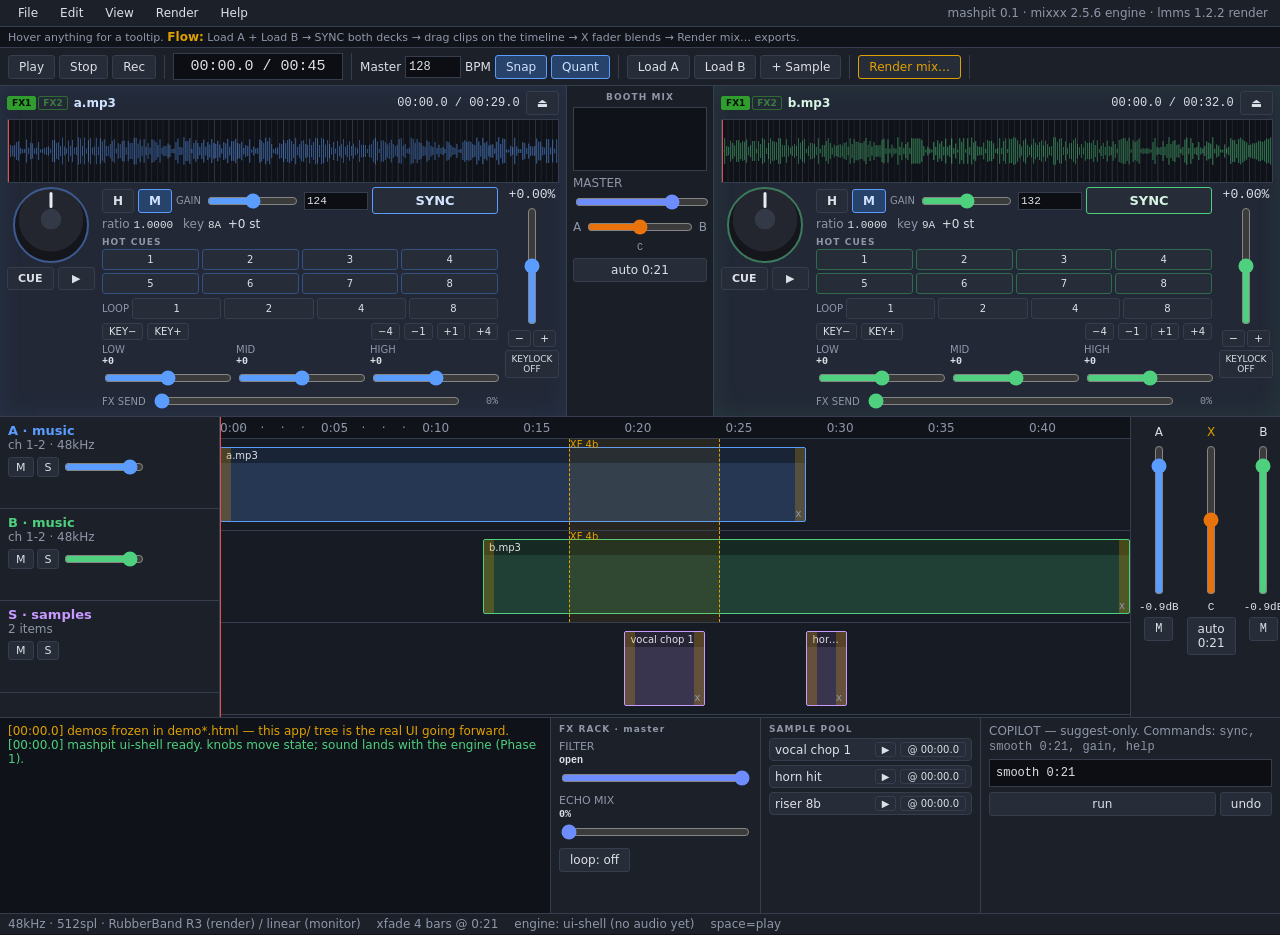
<file: app/index.html>
<!DOCTYPE html>
<html lang="en">
<head>
<meta charset="utf-8">
<meta name="viewport" content="width=device-width,initial-scale=1">
<title>mashpit</title>
<link rel="stylesheet" href="css/app.css">
</head>
<body>
<div id="menu"><button title="File: new / open / save project (stub — lands with the engine)">File</button><button title="Edit: undo, clip ops (stub — copilot undo works)">Edit</button><button title="View: layout toggles (stub)">View</button><button title="Render: stub — Phase 1 runs lmms render mashup.mmp -f wav">Render</button><button title="Help: hover anything for a tooltip; that IS the manual">Help</button><span style="flex:1"></span><span style="color:var(--dim);padding:4px" title="Engine credits: Mixxx DJ engine for tempo/key + LMMS for timeline/render">mashpit 0.1 · mixxx 2.5.6 engine · lmms 1.2.2 render</span></div>
<div id="tipbar">Hover anything for a tooltip. <b>Flow:</b> Load A + Load B → SYNC both decks → drag clips on the timeline → X fader blends → Render mix… exports.</div>
<div id="tb">
  <div class="grp"><button id="play" title="Start/stop playback from the red playhead (Spacebar works too)">Play</button><button id="stop" title="Stop and jump the playhead back to 0:00">Stop</button><button id="rec" title="Arm recording (stub — real bounce comes from Render mix)">Rec</button></div>
  <div class="grp"><span id="time" class="mono" title="Playhead position / total length">00:00.0 / 00:45</span></div>
  <div class="grp"><span title="Master tempo. Decks stretch to match this when you hit SYNC">Master</span><input id="bpm" type="number" value="128" title="Master tempo in BPM — the boss tempo both decks follow after SYNC"><span>BPM</span><button id="snap" class="on" title="Snap: dragged clips jump to the nearest beat instead of landing anywhere">Snap</button><button id="quant" class="on" title="Quantize: hot-cue jumps and seeks land exactly on a beat">Quant</button></div>
  <div class="grp"><button id="loadA" title="Load an audio file into Deck A (stub — engine Phase 1)">Load A</button><button id="loadB" title="Load an audio file into Deck B (stub — engine Phase 1)">Load B</button><button id="loadS" title="Add samples (stub — engine Phase 1)">+ Sample</button></div>
  <div class="grp"><button id="export" style="border-color:var(--acc);color:var(--acc)" title="Bounce the full mix to WAV (stub — Phase 1 runs lmms render)">Render mix…</button></div>
</div>

<div id="decks">
  <div class="deck A">
    <div class="dtop"><span class="fxbadges"><b class="lit">FX1</b><b>FX2</b></span><span class="fname" id="fnameA" title="Loaded file">a.mp3</span><span class="dtime mono" id="timeA" title="Elapsed / remaining inside Deck A's clip">00:00 / 00:29</span><button id="ejectA" title="Unload Deck A">⏏</button></div>
    <canvas class="wave" id="waveA" title="Waveform + beat grid (white lines = beats, tall = bar). Red line = playhead"></canvas>
    <div class="dbody">
      <div class="dleft">
        <div class="jog" id="jogA" title="Jog wheel: drag to seek while stopped, pitch-bend while playing (springs back)"><div class="mark"></div></div>
        <div class="dtransport"><button id="cueA" title="CUE: jump back to the start of Deck A's clip">CUE</button><button id="deckPlayA" title="Play/stop the whole mix (one shared transport)">▶</button></div>
      </div>
      <div class="dmid">
        <div class="ctlrow" title="Deck A channel: cue routing, gain trim, file tempo, sync">
          <button class="hb" data-h="a" title="H (headphone/PFL): cue Deck A — hear it alone">H</button><button class="hb on" data-main="a" title="M (main): Deck A goes to the main mix. Click to pull it out">M</button>
          <span class="trim">GAIN <input id="trimA" type="range" min="0" max="200" value="100" title="Deck A gain trim 0–200%, pre-EQ (Mixxx GAIN knob)"></span>
          <input id="filebpmA" type="number" value="124" step="0.01" title="File tempo. Edit me, then hit SYNC">
          <button id="syncA" class="bigger" title="Match Deck A to master BPM and turn keylock on">SYNC</button>
        </div>
        <div class="readouts"><span title="Playback speed multiplier. 1.0320 = 3.2% fast">ratio <b id="ratioA">1.0000</b></span><span title="Musical key (Camelot) plus your semitone shift">key <b>8A <span id="keyAv" title="Key shift in semitones. Needs keylock ON to hold tempo">+0 st</span></b></span></div>
        <div class="seclabel" title="Hot cues store jump points. First click SETS at the playhead, next clicks JUMP, alt-click clears">HOT CUES</div>
        <div class="cues"><button data-cue="a" data-i="0" title="Hot cue 1: click SETS at playhead, click again JUMPs, alt-click clears">1</button><button data-cue="a" data-i="1" title="Hot cue 2: click SETS at playhead, click again JUMPs, alt-click clears">2</button><button data-cue="a" data-i="2" title="Hot cue 3: click SETS at playhead, click again JUMPs, alt-click clears">3</button><button data-cue="a" data-i="3" title="Hot cue 4: click SETS at playhead, click again JUMPs, alt-click clears">4</button><button data-cue="a" data-i="4" title="Hot cue 5: click SETS at playhead, click again JUMPs, alt-click clears">5</button><button data-cue="a" data-i="5" title="Hot cue 6: click SETS at playhead, click again JUMPs, alt-click clears">6</button><button data-cue="a" data-i="6" title="Hot cue 7: click SETS at playhead, click again JUMPs, alt-click clears">7</button><button data-cue="a" data-i="7" title="Hot cue 8: click SETS at playhead, click again JUMPs, alt-click clears">8</button></div>
        <div class="looprow"><span title="Beatloop N beats from the playhead. Click the lit size to release">LOOP</span><button id="loopA1" title="Loop 1 beat">1</button><button id="loopA2" title="Loop 2 beats">2</button><button id="loopA4" title="Loop 4 beats">4</button><button id="loopA8" title="Loop 8 beats">8</button></div>
        <div class="keyrow" title="Key = pitch WITHOUT tempo. Jumps move the playhead by beats">
          <button id="keyAm" title="Key down 1 semitone (±6 max)">KEY−</button><button id="keyAp" title="Key up 1 semitone (±6 max)">KEY+</button>
          <span style="flex:1"></span>
          <button id="jumpAm4" title="Beatjump back 4 beats (quantized if Quant on)">−4</button><button id="jumpAm1" title="Beatjump back 1 beat">−1</button><button id="jumpAp1" title="Beatjump forward 1 beat">+1</button><button id="jumpAp4" title="Beatjump forward 4 beats">+4</button>
        </div>
        <div class="eq3" title="Deck A 3-band EQ — cuts/boosts, like a DJ mixer">
          <label>LOW <b id="eqAlowV">+0</b><input id="eqAlow" type="range" min="-12" max="12" step="1" value="0" title="Low EQ ±12dB — kill A's bass to make room for B"></label>
          <label>MID <b id="eqAmidV">+0</b><input id="eqAmid" type="range" min="-12" max="12" step="1" value="0" title="Mid EQ ±12dB — vocals live here"></label>
          <label>HIGH <b id="eqAhiV">+0</b><input id="eqAhi" type="range" min="-12" max="12" step="1" value="0" title="High EQ ±12dB — hats and air"></label>
        </div>
        <div class="sendrow" title="FX send: how much of Deck A feeds the dub echo (post-fader, dotted-8th)">FX SEND <input id="sendA" type="range" min="0" max="100" value="0" title="Echo send 0–100%"><span class="mono" id="sendAv">0%</span></div>
      </div>
      <div class="dright">
        <div class="ratepct mono" id="pitchvA" title="Pitch adjustment from the rate slider">+0.00%</div>
        <input id="pitchA" type="range" min="92" max="108" step="0.01" value="100" title="Rate slider 92–108% (Mixxx pitch fader). 100 = normal">
        <div class="bendrow"><button id="nudgeAm" title="Nudge tempo slightly slower">−</button><button id="nudgeAp" title="Nudge tempo slightly faster">+</button></div>
        <button id="lockA" class="klock" title="Keylock: change speed WITHOUT changing pitch">KEYLOCK OFF</button>
      </div>
    </div>
  </div>

  <div id="boothmix">
    <div class="bmtitle">BOOTH MIX</div>
    <canvas id="vu" title="Master output level, live while playing"></canvas>
    <label title="Master output volume">MASTER <input id="mstKnob" type="range" min="0" max="120" value="90" title="Master volume 0–120%"></label>
    <div class="xrow" title="Crossfader (mirrors the X fader below): LEFT = only A, CENTER = both, RIGHT = only B"><span>A</span><input id="xf2" type="range" min="0" max="100" value="50" title="Crossfader. 50 = middle"><span>B</span></div>
    <div class="mono" id="xfv2" title="Which side the crossfader favours">C</div>
    <button id="autoX2" title="Write an 8-bar automatic crossfade at 0:21">auto 0:21</button>
  </div>

  <div class="deck B">
    <div class="dtop"><span class="fxbadges"><b class="lit">FX1</b><b>FX2</b></span><span class="fname" id="fnameB" title="Loaded file">b.mp3</span><span class="dtime mono" id="timeB" title="Elapsed / remaining inside Deck B's clip">00:00 / 00:32</span><button id="ejectB" title="Unload Deck B">⏏</button></div>
    <canvas class="wave" id="waveB" title="Waveform + beat grid (white lines = beats, tall = bar). Red line = playhead"></canvas>
    <div class="dbody">
      <div class="dleft">
        <div class="jog" id="jogB" title="Jog wheel: drag to seek while stopped, pitch-bend while playing (springs back)"><div class="mark"></div></div>
        <div class="dtransport"><button id="cueB" title="CUE: jump back to the start of Deck B's clip">CUE</button><button id="deckPlayB" title="Play/stop the whole mix (one shared transport)">▶</button></div>
      </div>
      <div class="dmid">
        <div class="ctlrow" title="Deck B channel: cue routing, gain trim, file tempo, sync">
          <button class="hb" data-h="b" title="H (headphone/PFL): cue Deck B — hear it alone">H</button><button class="hb on" data-main="b" title="M (main): Deck B goes to the main mix. Click to pull it out">M</button>
          <span class="trim">GAIN <input id="trimB" type="range" min="0" max="200" value="100" title="Deck B gain trim 0–200%, pre-EQ (Mixxx GAIN knob)"></span>
          <input id="filebpmB" type="number" value="132" step="0.01" title="File tempo. Edit me, then hit SYNC">
          <button id="syncB" class="bigger" title="Match Deck B to master BPM and turn keylock on">SYNC</button>
        </div>
        <div class="readouts"><span title="Playback speed multiplier. 0.9700 = 3% slow">ratio <b id="ratioB">1.0000</b></span><span title="Musical key (Camelot) plus your semitone shift">key <b>9A <span id="keyBv" title="Key shift in semitones. Needs keylock ON to hold tempo">+0 st</span></b></span></div>
        <div class="seclabel" title="Hot cues store jump points. First click SETS at the playhead, next clicks JUMP, alt-click clears">HOT CUES</div>
        <div class="cues"><button data-cue="b" data-i="0" title="Hot cue 1: click SETS at playhead, click again JUMPs, alt-click clears">1</button><button data-cue="b" data-i="1" title="Hot cue 2: click SETS at playhead, click again JUMPs, alt-click clears">2</button><button data-cue="b" data-i="2" title="Hot cue 3: click SETS at playhead, click again JUMPs, alt-click clears">3</button><button data-cue="b" data-i="3" title="Hot cue 4: click SETS at playhead, click again JUMPs, alt-click clears">4</button><button data-cue="b" data-i="4" title="Hot cue 5: click SETS at playhead, click again JUMPs, alt-click clears">5</button><button data-cue="b" data-i="5" title="Hot cue 6: click SETS at playhead, click again JUMPs, alt-click clears">6</button><button data-cue="b" data-i="6" title="Hot cue 7: click SETS at playhead, click again JUMPs, alt-click clears">7</button><button data-cue="b" data-i="7" title="Hot cue 8: click SETS at playhead, click again JUMPs, alt-click clears">8</button></div>
        <div class="looprow"><span title="Beatloop N beats from the playhead. Click the lit size to release">LOOP</span><button id="loopB1" title="Loop 1 beat">1</button><button id="loopB2" title="Loop 2 beats">2</button><button id="loopB4" title="Loop 4 beats">4</button><button id="loopB8" title="Loop 8 beats">8</button></div>
        <div class="keyrow" title="Key = pitch WITHOUT tempo. Jumps move the playhead by beats">
          <button id="keyBm" title="Key down 1 semitone (±6 max)">KEY−</button><button id="keyBp" title="Key up 1 semitone (±6 max)">KEY+</button>
          <span style="flex:1"></span>
          <button id="jumpBm4" title="Beatjump back 4 beats (quantized if Quant on)">−4</button><button id="jumpBm1" title="Beatjump back 1 beat">−1</button><button id="jumpBp1" title="Beatjump forward 1 beat">+1</button><button id="jumpBp4" title="Beatjump forward 4 beats">+4</button>
        </div>
        <div class="eq3" title="Deck B 3-band EQ — cuts/boosts, like a DJ mixer">
          <label>LOW <b id="eqBlowV">+0</b><input id="eqBlow" type="range" min="-12" max="12" step="1" value="0" title="Low EQ ±12dB — kill B's bass to make room for A"></label>
          <label>MID <b id="eqBmidV">+0</b><input id="eqBmid" type="range" min="-12" max="12" step="1" value="0" title="Mid EQ ±12dB — vocals live here"></label>
          <label>HIGH <b id="eqBhiV">+0</b><input id="eqBhi" type="range" min="-12" max="12" step="1" value="0" title="High EQ ±12dB — hats and air"></label>
        </div>
        <div class="sendrow" title="FX send: how much of Deck B feeds the dub echo (post-fader, dotted-8th)">FX SEND <input id="sendB" type="range" min="0" max="100" value="0" title="Echo send 0–100%"><span class="mono" id="sendBv">0%</span></div>
      </div>
      <div class="dright">
        <div class="ratepct mono" id="pitchvB" title="Pitch adjustment from the rate slider">+0.00%</div>
        <input id="pitchB" type="range" min="92" max="108" step="0.01" value="100" title="Rate slider 92–108% (Mixxx pitch fader). 100 = normal">
        <div class="bendrow"><button id="nudgeBm" title="Nudge tempo slightly slower">−</button><button id="nudgeBp" title="Nudge tempo slightly faster">+</button></div>
        <button id="lockB" class="klock" title="Keylock: change speed WITHOUT changing pitch">KEYLOCK OFF</button>
      </div>
    </div>
  </div>
</div>

<div id="mid">
  <div id="heads">
    <div class="th A"><div class="nm" title="Timeline track for Deck A">A · music</div><div style="color:var(--dim)">ch 1-2 · 48kHz</div>
      <div class="ctl"><button data-m="a" title="Mute: silence track A">M</button><button data-s="a" title="Solo: hear ONLY track A">S</button><input type="range" min="0" max="100" value="90" data-vol="a" title="Track A volume"></div></div>
    <div class="th B"><div class="nm" title="Timeline track for Deck B">B · music</div><div style="color:var(--dim)">ch 1-2 · 48kHz</div>
      <div class="ctl"><button data-m="b" title="Mute: silence track B">M</button><button data-s="b" title="Solo: hear ONLY track B">S</button><input type="range" min="0" max="100" value="90" data-vol="b" title="Track B volume"></div></div>
    <div class="th S"><div class="nm" title="Samples track: one-shots. Each chip is its own clip">S · samples</div><div style="color:var(--dim)" id="poolinfo" title="Sample clips on the lane">2 items</div>
      <div class="ctl"><button data-m="s" title="Mute: silence all samples">M</button><button data-s="s" title="Solo: hear ONLY the samples">S</button></div></div>
  </div>
  <div id="tlwrap" title="Arrangement: drag clips left/right. The dashed gold box is the crossfade zone"><div id="ruler" title="Time ruler in seconds (45s demo)"></div>
    <div class="lane" data-lane="a" title="Lane A: Deck A's clip"></div><div class="lane" data-lane="b" title="Lane B: Deck B's clip — overlap with A in gold = the blend"></div><div class="lane" data-lane="s" title="Samples lane"></div>
    <div id="ph" title="Playhead"></div></div>
  <div id="mix">
    <div class="strip" title="Channel A fader"><span>A</span><input class="fader" type="range" min="0" max="100" value="90" data-vol="a" title="A volume fader"><span class="db" id="dbA" title="A level in decibels">-0.9dB</span><button data-m="a" class="mono" title="Mute Deck A">M</button></div>
    <div class="strip" title="Crossfader: LEFT = only A, CENTER = both, RIGHT = only B"><span style="color:var(--acc)">X</span><input class="fader" id="xf" type="range" min="0" max="100" value="50" title="Crossfader. 50 = middle"><span class="db" id="dbX" title="Favoured side: A, C or B">C</span><button id="autoX" title="Write an 8-bar automatic crossfade at 0:21">auto 0:21</button></div>
    <div class="strip" title="Channel B fader"><span>B</span><input class="fader" type="range" min="0" max="100" value="90" data-vol="b" title="B volume fader"><span class="db" id="dbB" title="B level in decibels">-0.9dB</span><button data-m="b" class="mono" title="Mute Deck B">M</button></div>
  </div>
</div>

<div id="bot">
  <div id="log" title="Event console: every action lands here with a timestamp. Newest on top"></div>
  <div id="rack" title="FX rack: master filter + echo (wired to the engine in Phase 1)">
    <div class="rt">FX RACK · master</div>
    <label>FILTER <b id="fxCutV">open</b><input id="fxCut" type="range" min="400" max="18000" step="100" value="18000" title="Master low-pass filter. Slide left to darken the mix"></label>
    <label>ECHO MIX <b id="fxEchoV">0%</b><input id="fxEcho" type="range" min="0" max="60" value="0" title="Dub echo return, dotted-8th at master BPM"></label>
    <div style="display:flex;gap:4px;align-items:center"><button id="loopClear" title="Release any armed loop">loop: off</button></div>
  </div>
  <div id="poolpanel" title="Sample pool: audition or place at the playhead">
    <div class="rt">SAMPLE POOL</div>
    <div id="pool"></div>
  </div>
  <div id="copilot"><span style="color:var(--dim)" title="The copilot only runs tiny commands — undo always works">COPILOT — suggest-only. Commands: <span class="mono">sync, smooth 0:21, gain, help</span></span>
    <input id="prompt" value="smooth 0:21" spellcheck="false" title="Type a command, hit run"><div style="display:flex;gap:4px"><button id="ask" style="flex:1" title="Run the copilot command">run</button><button id="undo" title="Step back (20 steps of history)">undo</button></div></div>
</div>
<div id="status"><span title="Audio settings target">48kHz · 512spl · RubberBand R3 (render) / linear (monitor)</span><span id="stXfade" title="Current crossfade">xfade 4 bars @ 0:21</span><span id="stEngine" title="UI shell — engine lands in Phase 1">engine: ui-shell (no audio yet)</span><span class="kbd-hint" title="Space toggles play">space=play</span></div>

<script src="js/state.js"></script>
<script src="js/booth.js"></script>
<script src="js/timeline.js"></script>
<script src="js/transport.js"></script>
<script src="js/mixer.js"></script>
<script src="js/bottom.js"></script>
<script src="js/main.js"></script>
</body>
</html>
</file>
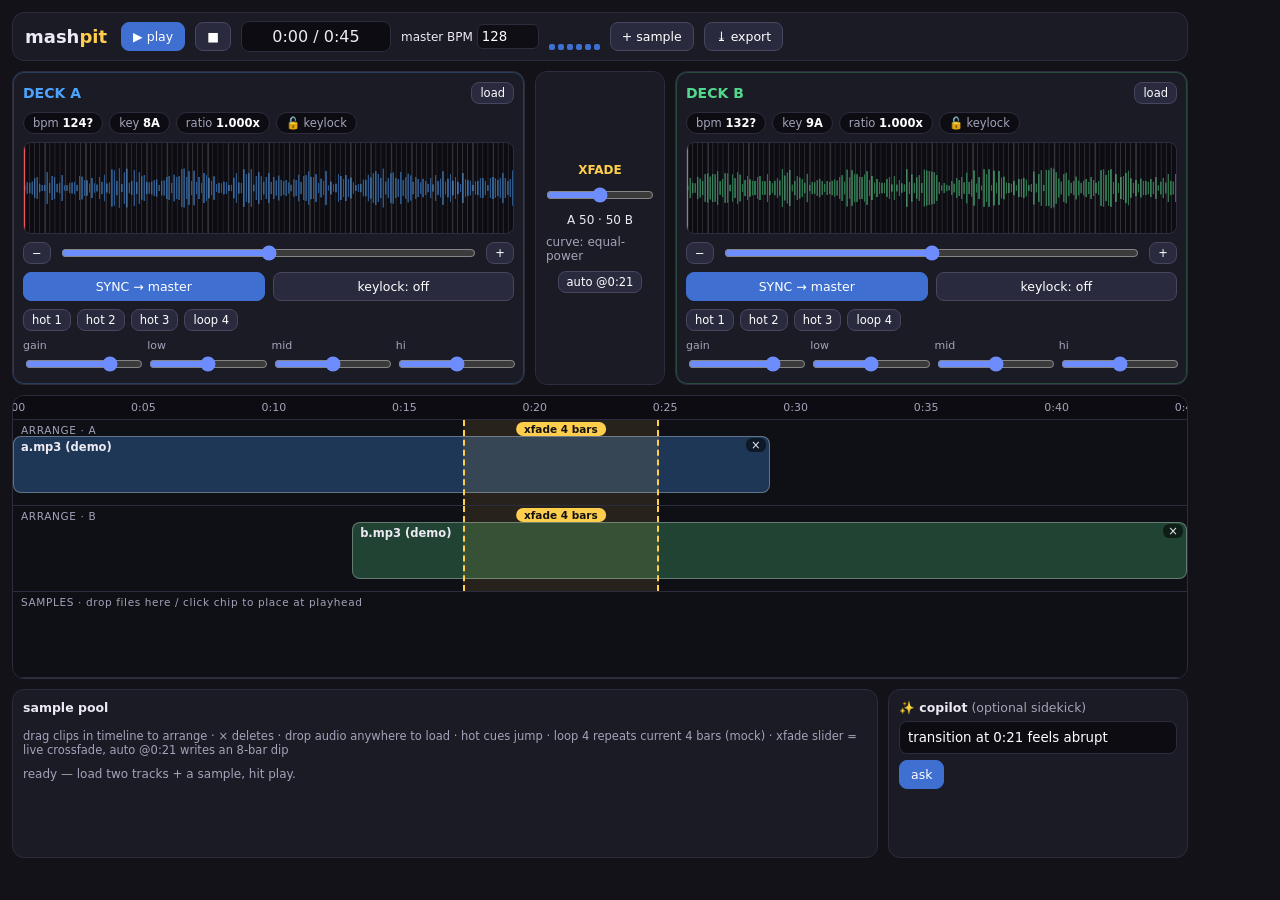
<file: demo.html>
<!DOCTYPE html>
<html lang="en">
<head>
<meta charset="utf-8"><meta name="viewport" content="width=device-width,initial-scale=1">
<title>mashpit — dj × daw</title>
<style>
:root{--bg:#121218;--panel:#1b1b25;--panel2:#15151d;--line:#2c2c3c;--txt:#eceaf2;--dim:#a3a3ba;--a:#4da3ff;--b:#51d88a;--s:#c792ea;--x:#ffce4d;--red:#ff5d5d}
*{box-sizing:border-box;font-family:system-ui,sans-serif}body{background:var(--bg);color:var(--txt);margin:0;padding:12px;max-width:1200px}
button{background:#2a2a3f;color:#fff;border:1px solid #48455f;border-radius:8px;padding:6px 11px;cursor:pointer;font-size:12.5px}button:hover{background:#38385a}button.primary{background:#3f6fd1;border-color:#3f6fd1}button.on{outline:2px solid var(--x)}button.small{padding:3px 8px;font-size:11.5px}
input[type=range]{accent-color:#6d8dff}input[type=number]{background:#0e0e14;color:#fff;border:1px solid var(--line);border-radius:6px;padding:4px;width:62px}
/* transport */
#transport{display:flex;gap:10px;align-items:center;background:var(--panel);border:1px solid var(--line);border-radius:12px;padding:8px 12px;flex-wrap:wrap}
#transport h1{font-size:18px;margin:0 4px 0 0}#transport h1 span{color:var(--x)}
#time{font-variant-numeric:tabular-nums;background:#0c0c12;border:1px solid var(--line);border-radius:8px;padding:5px 12px;font-size:16px;min-width:150px;text-align:center}
#vu{display:flex;gap:3px;align-items:flex-end;height:26px}.bar{width:6px;background:#3f6fd1;border-radius:2px;height:20%}
/* decks */
#decks{display:grid;grid-template-columns:1fr 130px 1fr;gap:10px;margin-top:10px}
.deck{background:var(--panel);border:1px solid var(--line);border-radius:12px;padding:10px}
.deck.A{box-shadow:inset 0 0 0 1px rgba(77,163,255,.25)}.deck.B{box-shadow:inset 0 0 0 1px rgba(81,216,138,.25)}
.deck .head{display:flex;justify-content:space-between;align-items:center;gap:6px}
.deck .title{font-weight:800;font-size:14px}
.badges{display:flex;gap:6px;margin:8px 0;flex-wrap:wrap;font-size:11.5px}
.badge{background:#0c0c12;border:1px solid var(--line);border-radius:14px;padding:3px 9px;color:var(--dim)}.badge b{color:#fff}
canvas.wave{width:100%;height:92px;background:#0c0c12;border:1px solid var(--line);border-radius:8px;display:block}
.grid2{display:grid;grid-template-columns:1fr 1fr;gap:8px;margin-top:8px;font-size:11.5px}
.eq{display:grid;grid-template-columns:repeat(4,1fr);gap:6px;margin-top:8px;font-size:11px;color:var(--dim)}
.eq label{display:flex;flex-direction:column;gap:2px}.eq input{width:100%}
.pitchrow{display:flex;gap:8px;align-items:center;margin-top:8px;font-size:12px}
.pitchrow input{flex:1}
.cues{display:flex;gap:6px;margin-top:8px;flex-wrap:wrap}
/* xfader card */
#xfcard{background:var(--panel);border:1px solid var(--line);border-radius:12px;padding:10px;display:flex;flex-direction:column;gap:8px;align-items:center;justify-content:center;font-size:12px}
#xfcard input{width:100%}
#xlab{font-weight:800;color:var(--x)}
/* timeline */
#tl{background:var(--panel);border:1px solid var(--line);border-radius:12px;margin-top:10px;overflow:hidden}
#ruler{position:relative;height:24px;background:#0c0c12;border-bottom:1px solid var(--line);font-size:11px;color:var(--dim)}
#ruler span{position:absolute;top:5px;transform:translateX(-50%)}
.lane{position:relative;height:86px;background:#0f0f16;border-bottom:1px solid var(--line)}
.lane:last-child{border-bottom:none}.lane small{position:absolute;left:8px;top:4px;color:var(--dim);font-size:10.5px;z-index:5;letter-spacing:.06em}
.clip{position:absolute;top:16px;bottom:12px;border-radius:8px;border:1px solid rgba(255,255,255,.3);cursor:grab;overflow:hidden;font-size:11.5px}
.clip.a{background:rgba(77,163,255,.28)}.clip.b{background:rgba(81,216,138,.26)}.clip.s{background:rgba(199,146,234,.30)}
.clip .lbl{position:absolute;top:3px;left:7px;right:20px;white-space:nowrap;overflow:hidden;text-overflow:ellipsis;font-weight:600;pointer-events:none}
.clip .xx{position:absolute;top:1px;right:3px;background:rgba(0,0,0,.55);border-radius:6px;padding:0 5px;cursor:pointer}
.xfade{position:absolute;top:0;bottom:0;border-left:2px dashed var(--x);border-right:2px dashed var(--x);background:rgba(255,206,77,.10);pointer-events:none}
.xfade .tag{position:absolute;top:2px;left:50%;transform:translateX(-50%);background:var(--x);color:#111;font-size:10.5px;font-weight:800;border-radius:10px;padding:1px 8px;white-space:nowrap}
#playhead{position:absolute;top:0;bottom:0;width:2px;background:var(--red);z-index:6;pointer-events:none}
/* samples + copilot */
#under{display:grid;grid-template-columns:1fr 300px;gap:10px;margin-top:10px}
#panel{background:var(--panel);border:1px solid var(--line);border-radius:12px;padding:10px;font-size:12.5px}
#pool{display:flex;gap:6px;flex-wrap:wrap;margin-top:8px}.chip{background:#26263a;border:1px solid #4a4a66;border-radius:14px;padding:4px 9px;font-size:12px;cursor:pointer}.chip:hover{border-color:var(--s)}
#copilot{background:var(--panel);border:1px solid var(--line);border-radius:12px;padding:10px;font-size:12.5px}
#copilot input{width:100%;background:#0c0c12;border:1px solid var(--line);color:#fff;border-radius:8px;padding:8px;margin:6px 0}
#sug{color:var(--dim;);color:var(--dim);min-height:52px;font-size:12.5px}
#log{margin-top:10px;font-size:12px;color:var(--dim)}
.kbd{color:var(--dim);font-size:11.5px;margin-top:6px}
</style></head>
<body>
<div id="transport">
  <h1>mash<span>pit</span></h1>
  <button id="play" class="primary">▶ play</button><button id="stop">■</button>
  <div id="time">0:00 / 0:45</div>
  <label style="font-size:12px">master BPM <input id="bpm" type="number" value="128"></label>
  <div id="vu"><div class="bar"></div><div class="bar"></div><div class="bar"></div><div class="bar"></div><div class="bar"></div><div class="bar"></div></div>
  <button id="addSample">+ sample</button><input id="file" type="file" accept="audio/*" multiple hidden>
  <button id="export">⤓ export</button>
</div>

<div id="decks">
  <div class="deck A">
    <div class="head"><div class="title" style="color:var(--a)">DECK A</div><div><button class="small" data-load="a">load</button></div></div>
    <div class="badges"><span class="badge">bpm <b id="bA">124?</b></span><span class="badge">key <b>8A</b></span><span class="badge">ratio <b id="rA">1.000x</b></span><span class="badge" id="kA">🔓 keylock</span></div>
    <canvas class="wave" id="waveA"></canvas>
    <div class="pitchrow"><button class="small" id="nudgeA-">−</button><input id="pitchA" type="range" min="0.9" max="1.1" step="0.001" value="1"><button class="small" id="nudgeA+">+</button></div>
    <div class="grid2"><button id="syncA" class="primary">SYNC → master</button><button id="lockA">keylock: off</button></div>
    <div class="cues"><button class="small" data-cue="a" data-i="0">hot 1</button><button class="small" data-cue="a" data-i="1">hot 2</button><button class="small" data-cue="a" data-i="2">hot 3</button><button class="small" data-loop="a">loop 4</button></div>
    <div class="eq"><label>gain<input id="gA" type="range" min="0" max="120" value="90"></label><label>low<input id="loA" type="range" min="-12" max="12" value="0"></label><label>mid<input id="midA" type="range" min="-12" max="12" value="0"></label><label>hi<input id="hiA" type="range" min="-12" max="12" value="0"></label></div>
  </div>
  <div id="xfcard"><div id="xlab">XFADE</div><input id="xfade" type="range" min="0" max="100" value="50"><div id="xval">A 50 · 50 B</div><div style="color:var(--dim)">curve: equal-power</div><button class="small" id="autoX">auto @0:21</button></div>
  <div class="deck B">
    <div class="head"><div class="title" style="color:var(--b)">DECK B</div><div><button class="small" data-load="b">load</button></div></div>
    <div class="badges"><span class="badge">bpm <b id="bB">132?</b></span><span class="badge">key <b>9A</b></span><span class="badge">ratio <b id="rB">1.000x</b></span><span class="badge" id="kB">🔓 keylock</span></div>
    <canvas class="wave" id="waveB"></canvas>
    <div class="pitchrow"><button class="small" id="nudgeB-">−</button><input id="pitchB" type="range" min="0.9" max="1.1" step="0.001" value="1"><button class="small" id="nudgeB+">+</button></div>
    <div class="grid2"><button id="syncB" class="primary">SYNC → master</button><button id="lockB">keylock: off</button></div>
    <div class="cues"><button class="small" data-cue="b" data-i="0">hot 1</button><button class="small" data-cue="b" data-i="1">hot 2</button><button class="small" data-cue="b" data-i="2">hot 3</button><button class="small" data-loop="b">loop 4</button></div>
    <div class="eq"><label>gain<input id="gB" type="range" min="0" max="120" value="90"></label><label>low<input id="loB" type="range" min="-12" max="12" value="0"></label><label>mid<input id="midB" type="range" min="-12" max="12" value="0"></label><label>hi<input id="hiB" type="range" min="-12" max="12" value="0"></label></div>
  </div>
</div>

<div id="tl">
  <div id="ruler"></div>
  <div class="lane" data-lane="a"><small>ARRANGE · A</small></div>
  <div class="lane" data-lane="b"><small>ARRANGE · B</small></div>
  <div class="lane" data-lane="s"><small>SAMPLES · drop files here / click chip to place at playhead</small></div>
  <div style="position:relative;height:0"><div id="playhead"></div></div>
</div>

<div id="under">
  <div id="panel"><b>sample pool</b><div id="pool"></div>
    <div class="kbd">drag clips in timeline to arrange · × deletes · drop audio anywhere to load · hot cues jump · loop 4 repeats current 4 bars (mock) · xfade slider = live crossfade, auto @0:21 writes an 8-bar dip</div>
    <div id="log">ready — load two tracks + a sample, hit play.</div></div>
  <div id="copilot"><b>✨ copilot</b> <span style="color:var(--dim)">(optional sidekick)</span>
    <input id="prompt" value="transition at 0:21 feels abrupt">
    <button id="ask" class="primary">ask</button><div id="sug" style="margin-top:6px"></div></div>
</div>

<script>
const DUR=45;
const S={bpm:128,t:0,playing:false,xfade:{at:21,bars:4},xf:0.5,
 decks:{a:{bpm:124,ratio:1,lock:false,vol:.9,low:0,mid:0,hi:0,cues:{},loop:false,buf:null,name:'a.mp3 (demo)',clip:{s:0,e:29}},
        b:{bpm:132,ratio:1,lock:false,vol:.9,low:0,mid:0,hi:0,cues:{},loop:false,buf:null,name:'b.mp3 (demo)',clip:{s:13,e:45}}},
 samples:[]};
const $=id=>document.getElementById(id),fmt=s=>`${Math.floor(s/60)}:${String(Math.floor(s%60)).padStart(2,'0')}`;
const secPerBar=()=>60/S.bpm*4;
let AC=null,master=null,analyser=null,live=[];

// ---- waves (fake until file loaded, then real peaks + beatgrid) ----
function drawWave(id,deck){
  const cv=$(id==='a'?'waveA':'waveB'),x=cv.getContext('2d');cv.width=cv.offsetWidth*2||800;cv.height=184;const W=cv.width,H=cv.height;
  x.clearRect(0,0,W,H);
  const col=id==='a'?'rgba(77,163,255,':'rgba(81,216,138,';
  if(deck.buf){const ch=deck.buf.getChannelData(0),st=Math.max(1,Math.floor(ch.length/W));x.fillStyle=col+'0.9)';
    for(let px=0;px<W;px++){let m=0;for(let i=0;i<st;i+=16)m=Math.max(m,Math.abs(ch[px*st+i]||0));const h=Math.max(1,m*H);x.fillRect(px,H/2-h/2,1.6,h);}}
  else{let sd=id==='a'?3:7;const rnd=()=>(sd=(sd*16807)%2147483647)/2147483647;x.fillStyle=col+'0.5)';
    for(let px=0;px<W;px+=5){const h=10+rnd()*H*.4*(0.4+0.6*Math.abs(Math.sin(px/42)));x.fillRect(px,H/2-h/2,3,h);}}
  x.fillStyle='rgba(255,255,255,.16)';const nb=S.bpm/60*DUR;
  for(let b=0;b<nb;b++)x.fillRect(b/nb*W,0,b%4?1.5:3,H);
  // progress
  x.fillStyle='rgba(255,93,93,.9)';x.fillRect(S.t/DUR*W,0,2,H);
}
function drawAll(){drawWave('a',S.decks.a);drawWave('b',S.decks.b);drawTL();}
// ---- timeline ----
function drawTL(){
  document.querySelectorAll('.lane').forEach(l=>l.querySelectorAll('.clip,.xfade').forEach(e=>e.remove()));
  const r=$('ruler');r.innerHTML='';for(let s=0;s<=DUR;s+=5){const sp=document.createElement('span');sp.style.left=s/DUR*100+'%';sp.textContent='0:'+String(s).padStart(2,'0');r.appendChild(sp);}
  const mk=(laneId,clip,cls,lbl)=>{const lane=document.querySelector(`.lane[data-lane="${laneId}"]`);
    const el=document.createElement('div');el.className='clip '+cls;el.style.left=clip.s/DUR*100+'%';el.style.width=Math.max(2,(clip.e-clip.s)/DUR*100)+'%';
    el.innerHTML=`<div class="lbl">${lbl}</div><div class="xx">×</div>`;lane.appendChild(el);
    el.querySelector('.xx').onclick=e=>{e.stopPropagation();rmClip(laneId,clip);};
    dragClip(el,laneId,clip);};
  mk('a',S.decks.a.clip,'a',S.decks.a.name);mk('b',S.decks.b.clip,'b',S.decks.b.name);
  S.samples.forEach(c=>mk('s',c,'s',c.name));
  const w=S.xfade.bars*secPerBar(),s0=S.xfade.at-w/2;
  ['a','b'].forEach(l=>{const lane=document.querySelector(`.lane[data-lane="${l}"]`);const z=document.createElement('div');z.className='xfade';
    z.style.left=s0/DUR*100+'%';z.style.width=w/DUR*100+'%';z.innerHTML=`<div class="tag">xfade ${S.xfade.bars} bars</div>`;lane.appendChild(z);});
  $('rA').textContent=S.decks.a.ratio.toFixed(3)+'x';$('rB').textContent=S.decks.b.ratio.toFixed(3)+'x';
  $('playhead').style.left=`calc(${(S.t/DUR*100).toFixed(2)}% + 0px)`;
}
function rmClip(laneId,clip){if(laneId==='s')S.samples=S.samples.filter(c=>c!==clip);drawTL();}
function dragClip(el,laneId,clip){let sx=0,orig=null;el.addEventListener('mousedown',e=>{if(e.target.classList.contains('xx'))return;sx=e.clientX;orig={...clip};e.preventDefault();});
  window.addEventListener('mousemove',e=>{if(!orig)return;const lane=el.parentElement;const dx=(e.clientX-sx)/lane.offsetWidth*DUR,len=orig.e-orig.s;
    let ns=Math.max(0,Math.min(DUR-len,orig.s+dx));clip.s=+ns.toFixed(1);clip.e=+(ns+len).toFixed(1);drawTL();});
  window.addEventListener('mouseup',()=>orig=null);}
// lanes accept drops
document.querySelectorAll('.lane').forEach(lane=>{
  lane.ondragover=e=>{e.preventDefault();lane.style.outline='2px dashed var(--s)'};
  lane.ondragleave=()=>lane.style.outline='';
  lane.ondrop=e=>{e.preventDefault();lane.style.outline='';const t=(e.clientX-lane.getBoundingClientRect().left)/lane.getBoundingClientRect().width*DUR;
    [...e.dataTransfer.files].forEach((f,i)=>loadFile(f,lane.dataset.lane,t+i*2));};
  lane.onclick=e=>{if(lane.dataset.lane==='s'&&pending&&e.target===lane){S.samples.push({name:pending.name,buf:pending.buf,s:+S.t.toFixed(1),e:+Math.min(DUR,S.t+Math.min(8,pending.buf.duration)).toFixed(1)});$('log').textContent=`placed ${pending.name} @ ${fmt(S.t)} ✓`;pending=null;drawTL();}};
});
// ---- loading ----
let pending=null,loadTarget='a';
document.querySelectorAll('[data-load]').forEach(b=>b.onclick=()=>{loadTarget=b.dataset.load;$('file').click();});
$('addSample').onclick=()=>{loadTarget='s';$('file').click();};
$('file').onchange=e=>{[...e.target.files].forEach((f,i)=>loadFile(f,loadTarget,S.t+i*2));e.target.value='';};
async function loadFile(f,laneId,at){
  AC=AC||new (window.AudioContext||window.webkitAudioContext)();
  const buf=await AC.decodeAudioData(await f.arrayBuffer()).catch(()=>null);
  if(!buf){$('log').textContent='could not decode '+f.name;return;}
  const dur=Math.min(buf.duration,DUR-(at||0));
  if(laneId==='a'){S.decks.a.buf=buf;S.decks.a.name=f.name;S.decks.a.clip={s:+at||0,e:+(at||0)+dur};S.decks.a.bpm=null;$('bA').textContent='tap?';}
  else if(laneId==='b'){S.decks.b.buf=buf;S.decks.b.name=f.name;S.decks.b.clip={s:+at||0,e:+(at||0)+dur};S.decks.b.bpm=null;$('bB').textContent='tap?';}
  else{S.samples.push({name:f.name,buf,s:+at||S.t,e:+Math.min(DUR,(at||S.t)+Math.min(8,buf.duration))});poolPush(f.name,buf);}
  drawAll();$('log').textContent=`loaded ${f.name} (${buf.duration.toFixed(1)}s) → ${laneId.toUpperCase()} ✓`;
}
function poolPush(name,buf){const p=$('pool');const c=document.createElement('div');c.className='chip';c.textContent='🥁 '+name;
  c.onclick=()=>{pending={name,buf};$('log').textContent=`picked ${name} — click Samples lane to place @ ${fmt(S.t)}`;};p.appendChild(c);}
// ---- deck controls ----
const bind=(id,fn)=>$(id).addEventListener('input',e=>fn(+e.target.value));
bind('pitchA',v=>{S.decks.a.ratio=v;$('rA').textContent=v.toFixed(3)+'x'});
bind('pitchB',v=>{S.decks.b.ratio=v;$('rB').textContent=v.toFixed(3)+'x'});
bind('gA',v=>S.decks.a.vol=v/100);bind('gB',v=>S.decks.b.vol=v/100);
bind('loA',v=>S.decks.a.low=v);bind('midA',v=>S.decks.a.mid=v);bind('hiA',v=>S.decks.a.hi=v);
bind('loB',v=>S.decks.b.low=v);bind('midB',v=>S.decks.b.mid=v);bind('hiB',v=>S.decks.b.hi=v);
$('nudgeA-').onclick=()=>$('pitchA').value=+ $('pitchA').value-0.002,$('pitchA').dispatchEvent(new Event('input'));
$('nudgeA+').onclick=()=>$('pitchA').value=+$('pitchA').value+0.002,$('pitchA').dispatchEvent(new Event('input'));
$('nudgeB-').onclick=()=>$('pitchB').value=+$('pitchB').value-0.002,$('pitchB').dispatchEvent(new Event('input'));
$('nudgeB+').onclick=()=>$('pitchB').value=+$('pitchB').value+0.002,$('pitchB').dispatchEvent(new Event('input'));
const sync=id=>{const d=S.decks[id];if(!d.bpm){d.ratio=+(S.bpm/ (id==='a'?124:132)).toFixed(3);}else d.ratio=+(S.bpm/d.bpm).toFixed(3);
  d.lock=true;$(id==='a'?'pitchA':'pitchB').value=d.ratio;$('lock'+id.toUpperCase()).textContent='keylock: on';$('k'+id.toUpperCase()).textContent='🔒 keylock';
  drawAll();$('log').textContent=`deck ${id.toUpperCase()} synced → ${d.ratio.toFixed(3)}x 🔒 (RubberBand later, playbackRate now)`;};
$('syncA').onclick=()=>sync('a');$('syncB').onclick=()=>sync('b');
const lock=id=>{const d=S.decks[id];d.lock=!d.lock;$('lock'+id.toUpperCase()).textContent='keylock: '+(d.lock?'on':'off');$('k'+id.toUpperCase()).textContent=d.lock?'🔒 keylock':'🔓 keylock';};
$('lockA').onclick=()=>lock('a');$('lockB').onclick=()=>lock('b');
document.querySelectorAll('[data-cue]').forEach(b=>b.onclick=()=>{
  const id=b.dataset.cue,i=b.dataset.i,d=S.decks[id];
  if(e=>false){} if(!d.cues[i]){d.cues[i]=S.t;$('log').textContent=`hot ${+i+1} set @ ${fmt(S.t)} (deck ${id.toUpperCase()})`;b.classList.add('on');}
  else{S.t=d.cues[i];$('log').textContent=`jump hot ${+i+1} → ${fmt(S.t)}`;drawAll();}});
document.querySelectorAll('[data-loop]').forEach(b=>b.onclick=()=>{const d=S.decks[b.dataset.loop];d.loop=!d.loop;b.classList.toggle('on',d.loop);$('log').textContent=d.loop?'loop 4 armed (mock — repeats 4 bars)':'loop off';});
$('xfade').oninput=e=>{S.xf=e.target.value/100;$('xval').textContent=`A ${e.target.value} · ${100-e.target.value} B`;};
$('autoX').onclick=()=>{S.xfade={at:21,bars:8};drawTL();$('log').textContent='auto-xfade written @0:21, 8 bars ✓ (timeline updated)';};
$('bpm').onchange=e=>{S.bpm=+e.target.value||128;drawAll();};
// ---- transport with real audio ----
function chain(deckId){
  const d=S.decks[deckId];
  const lo=AC.createBiquadFilter();lo.type='lowshelf';lo.frequency.value=320;lo.gain.value=d.low;
  const mid=AC.createBiquadFilter();mid.type='peaking';mid.frequency.value=1000;mid.gain.value=d.mid;
  const hi=AC.createBiquadFilter();hi.type='highshelf';hi.frequency.value=3200;hi.gain.value=d.hi;
  const g=AC.createGain();g.gain.value=d.vol;const xf=AC.createGain();xf.gain.value=deckId==='a'?Math.cos(S.xf*Math.PI/2):Math.cos((1-S.xf)*Math.PI/2);
  lo.connect(mid).connect(hi).connect(g).connect(xf).connect(master);return {in:lo,xf};
}
$('play').onclick=async()=>{
  AC=AC||new (window.AudioContext||window.webkitAudioContext)();AC.resume();
  live.forEach(s=>{try{s.stop()}catch(e){}});live=[];
  master=AC.createGain();master.gain.value=.9;analyser=AC.createAnalyser();analyser.fftSize=64;master.connect(analyser).connect(AC.destination);
  const t0=AC.currentTime+.05,startAt=S.t;live.t0=t0;live.startAt=startAt;$('play').textContent='⏸ playing';
  const playBuf=(buf,when,dur,rate,dest)=>{if(!buf||when>=DUR)return;const src=AC.createBufferSource();src.buffer=buf;src.playbackRate.value=rate;
    src.connect(dest);try{src.start(t0+Math.max(0,when-S.t),Math.max(0,S.t-when),dur);}catch(e){}live.push(src);};
  const ca=chain('a'),cb=chain('b');
  setInterval(()=>{ca.xf.gain.value=Math.cos(S.xf*Math.PI/2);cb.xf.gain.value=Math.cos((1-S.xf)*Math.PI/2);},200);
  ['a','b'].forEach(id=>{const d=S.decks[id],dest=id==='a'?ca.in:cb.in;
    if(d.buf&&S.t<d.clip.e)playBuf(d.buf,d.clip.s,Math.min(d.buf.duration,d.clip.e-Math.max(S.t,d.clip.s)),1/d.ratio,dest);});
  const sg=AC.createGain();sg.gain.value=1;sg.connect(master);
  S.samples.forEach(c=>{if(c.buf&&S.t<c.e)playBuf(c.buf,c.s,c.e-Math.max(S.t,c.s),1,sg);});
  const tick=()=>{if(!$('play').textContent.includes('playing'))return;S.t=startAt+(AC.currentTime-t0);
    if(S.t>=DUR){$('stop').onclick();return;}$('time').textContent=fmt(S.t)+' / 0:45';drawAll();vu();requestAnimationFrame(tick);};tick();
};
$('stop').onclick=()=>{live.forEach(s=>{try{s.stop()}catch(e){}});live=[];S.t=0;$('play').textContent='▶ play';$('time').textContent='0:00 / 0:45';drawAll();};
function vu(){if(!analyser)return;const a=new Uint8Array(analyser.frequencyBinCount);analyser.getByteFrequencyData(a);
  document.querySelectorAll('#vu .bar').forEach((b,i)=>b.style.height=(10+a[i*2]/255*90)+'%');}
$('export').onclick=()=>$('log').textContent='export → lmms render later; for now WYSIWYG ✓';
// ---- copilot (suggest only) ----
$('ask').onclick=()=>{const p=$('prompt').value.toLowerCase();let h='🤷 try “transition at 0:21 feels abrupt”.';
  if(p.includes('abrupt')||p.includes('0:21')||p.includes('smooth'))h=`💡 widen xfade @0:21 ${S.xfade.bars}→8 bars + dip deck A low −3dB. <button class="small primary" id="ap">apply</button> <button class="small" id="dis">dismiss</button>`;
  else if(p.includes('bpm')||p.includes('match')||p.includes('sync'))h=`💡 sync both decks to ${S.bpm}bpm + keylock on. <button class="small primary" id="ap">apply</button> <button class="small" id="dis">dismiss</button>`;
  $('sug').innerHTML=h;const ap=$('ap'),dis=$('dis');
  if(dis)dis.onclick=()=>$('sug').textContent='dismissed.';
  if(ap)ap.onclick=()=>{if(p.includes('abrupt')||p.includes('0:21')||p.includes('smooth')){S.xfade={at:21,bars:8};S.decks.a.low=-3;$('loA').value=-3;}
    else{sync('a');sync('b');}drawAll();$('sug').textContent='applied ✓ — all manual from here.';};};
drawAll();
</script></body></html>
</file>
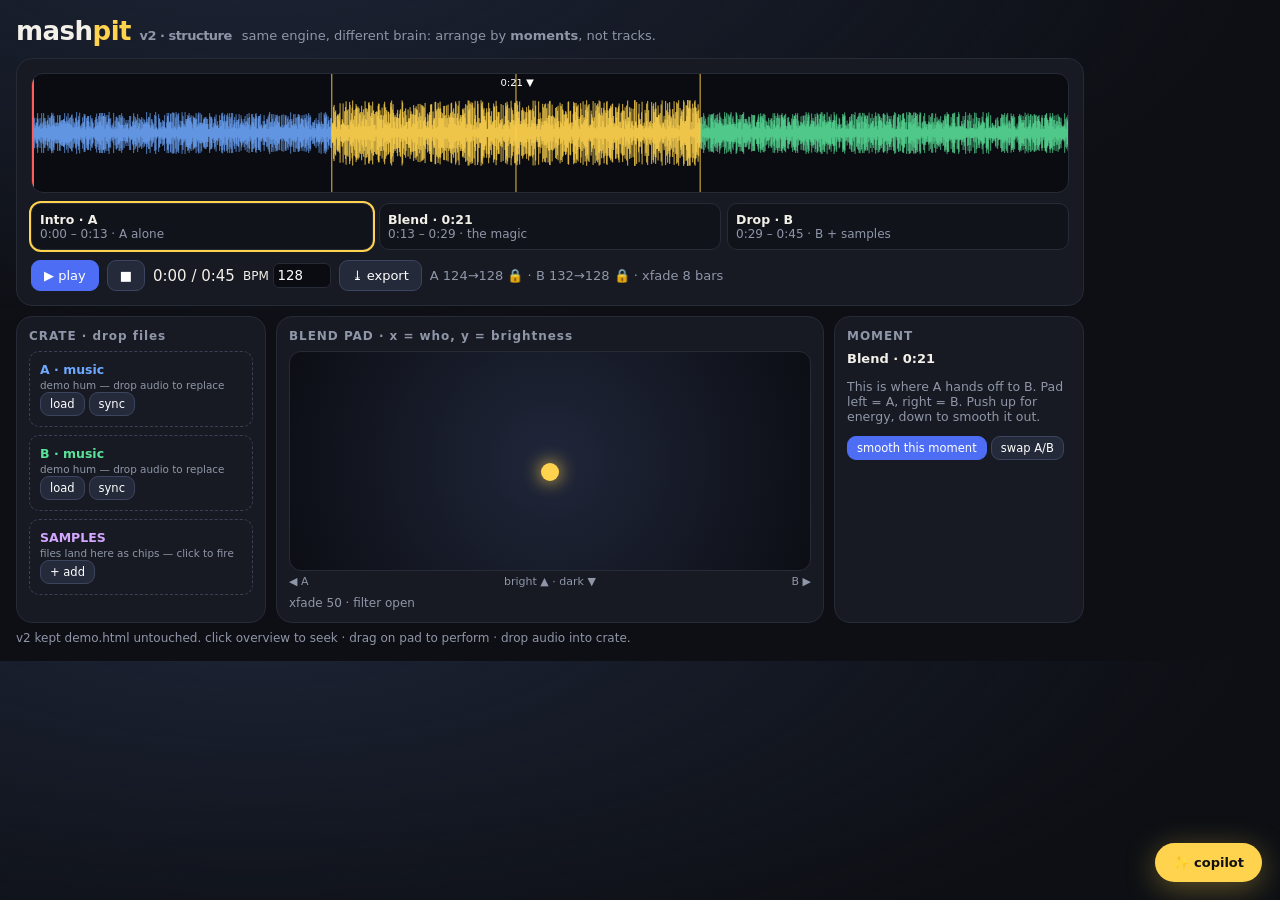
<file: demo2.html>
<!DOCTYPE html>
<html lang="en">
<head>
<meta charset="utf-8"><meta name="viewport" content="width=device-width,initial-scale=1">
<title>mashpit — v2 structure view</title>
<style>
:root{--bg:#0d0f14;--card:#171a22;--line:#262b38;--txt:#f2f0e8;--dim:#8f96a8;--a:#6ea8ff;--b:#5be39a;--s:#d3a6ff;--x:#ffd34d}
*{box-sizing:border-box;font-family:system-ui,sans-serif}body{background:radial-gradient(1000px 400px at 20% -10%,#1d2436,transparent),var(--bg);color:var(--txt);margin:0;padding:16px;max-width:1100px}
header{display:flex;gap:10px;align-items:baseline;flex-wrap:wrap}h1{font-size:26px;margin:0;letter-spacing:-.02em}h1 span{color:var(--x)}
.sub{color:var(--dim);font-size:13px}
#mix{margin-top:12px;background:var(--card);border:1px solid var(--line);border-radius:16px;padding:14px}
#overview{position:relative;height:120px;background:#0a0c11;border:1px solid var(--line);border-radius:12px;overflow:hidden;cursor:pointer}
#overview canvas{position:absolute;inset:0;width:100%;height:100%}
#ph{position:absolute;top:0;bottom:0;width:2px;background:#ff5d5d}
#sects{display:flex;gap:6px;margin-top:10px}
.sect{flex:1;border:1px solid var(--line);border-radius:10px;padding:8px;font-size:12px;background:#10131a;cursor:pointer}
.sect.on{outline:2px solid var(--x)}.sect b{display:block;font-size:12.5px}.sect span{color:var(--dim)}
#grid{display:grid;grid-template-columns:250px 1fr 250px;gap:10px;margin-top:10px}
.card{background:var(--card);border:1px solid var(--line);border-radius:16px;padding:12px;font-size:13px}
.card h3{margin:0 0 8px;font-size:12px;letter-spacing:.08em;color:var(--dim)}
.slot{border:1px dashed #3a4156;border-radius:10px;padding:10px;margin-bottom:8px;font-size:12.5px;min-height:64px}
.slot.full{border-style:solid}.slot small{color:var(--dim)}
button{background:#242a3a;color:#fff;border:1px solid #3c4560;border-radius:9px;padding:7px 12px;cursor:pointer;font-size:13px}button:hover{background:#2f3650}button.primary{background:#4d6df5;border-color:#4d6df5}button.small{font-size:11.5px;padding:4px 9px}
#pad{position:relative;height:220px;background:radial-gradient(circle at 50% 50%,#20263a,#0c0e14);border:1px solid var(--line);border-radius:12px;cursor:crosshair;touch-action:none}
#dot{position:absolute;width:18px;height:18px;border-radius:50%;background:var(--x);transform:translate(-50%,-50%);box-shadow:0 0 18px var(--x)}
#padlab{display:flex;justify-content:space-between;font-size:11px;color:var(--dim);margin-top:4px}
#transport{display:flex;gap:8px;align-items:center;margin-top:10px;flex-wrap:wrap}
#time{font-variant-numeric:tabular-nums;font-size:15px}
.chip{background:#222839;border:1px solid #3c4560;border-radius:14px;padding:4px 10px;font-size:12px;cursor:pointer;margin:2px;display:inline-block}
#copilotFab{position:fixed;right:18px;bottom:18px;background:var(--x);color:#111;border:none;border-radius:24px;padding:12px 18px;font-weight:800;box-shadow:0 6px 30px rgba(255,211,77,.35)}
#copilotBox{position:fixed;right:18px;bottom:70px;width:300px;background:var(--card);border:1px solid var(--line);border-radius:14px;padding:12px;display:none;font-size:13px}
#copilotBox input{width:100%;background:#0a0c11;border:1px solid var(--line);color:#fff;border-radius:8px;padding:8px;margin:6px 0}
#log{margin-top:8px;font-size:12px;color:var(--dim)}
</style></head>
<body>
<header><h1>mash<span>pit</span> <span style="font-size:13px;color:var(--dim)">v2 · structure</span></h1>
<span class="sub">same engine, different brain: arrange by <b>moments</b>, not tracks.</span></header>

<div id="mix">
  <div id="overview"><canvas id="ov"></canvas><div id="ph" style="left:0%"></div></div>
  <div id="sects">
    <div class="sect on" data-s="0"><b>Intro · A</b><span>0:00 – 0:13 · A alone</span></div>
    <div class="sect" data-s="13"><b>Blend · 0:21</b><span>0:13 – 0:29 · the magic</span></div>
    <div class="sect" data-s="29"><b>Drop · B</b><span>0:29 – 0:45 · B + samples</span></div>
  </div>
  <div id="transport">
    <button id="play" class="primary">▶ play</button><button id="stop">■</button>
    <div id="time">0:00 / 0:45</div>
    <label style="font-size:12px">BPM <input id="bpm" type="number" value="128" style="width:58px;background:#0a0c11;color:#fff;border:1px solid var(--line);border-radius:6px;padding:4px"></label>
    <button id="export">⤓ export</button>
    <span class="sub" id="statline">A 124→128 🔒 · B 132→128 🔒 · xfade 8 bars</span>
  </div>
</div>

<div id="grid">
  <div class="card"><h3>CRATE · drop files</h3>
    <div class="slot" id="slotA"><b style="color:var(--a)">A · music</b><br><small id="nameA">demo hum — drop audio to replace</small><br><button class="small" id="loadA">load</button> <button class="small" id="syncA">sync</button></div>
    <div class="slot" id="slotB"><b style="color:var(--b)">B · music</b><br><small id="nameB">demo hum — drop audio to replace</small><br><button class="small" id="loadB">load</button> <button class="small" id="syncB">sync</button></div>
    <div class="slot"><b style="color:var(--s)">SAMPLES</b><br><small>files land here as chips — click to fire</small><div id="pool"></div><button class="small" id="loadS">+ add</button></div>
    <input id="file" type="file" accept="audio/*" multiple hidden>
  </div>
  <div class="card"><h3>BLEND PAD · x = who, y = brightness</h3>
    <div id="pad"><div id="dot" style="left:50%;top:55%"></div></div>
    <div id="padlab"><span>◀ A</span><span>bright ▲ · dark ▼</span><span>B ▶</span></div>
    <div style="margin-top:8px;font-size:12px;color:var(--dim)" id="padval">xfade 50 · filter open</div>
  </div>
  <div class="card"><h3>MOMENT</h3>
    <div id="moment"><b>Blend · 0:21</b><p style="color:var(--dim);font-size:12.5px">This is where A hands off to B. Pad left = A, right = B. Push up for energy, down to smooth it out.</p>
    <button class="small primary" id="smoothBtn">smooth this moment</button>
    <button class="small" id="swapBtn">swap A/B</button></div>
  </div>
</div>

<button id="copilotFab">✨ copilot</button>
<div id="copilotBox"><b>copilot</b><div style="color:var(--dim);font-size:12px">suggests only. you decide.</div>
<input id="prompt" value="transition at 0:21 feels abrupt"><button id="ask" class="primary">ask</button><div id="sug" style="margin-top:6px;color:var(--dim)">…</div></div>
<div id="log">v2 kept demo.html untouched. click overview to seek · drag on pad to perform · drop audio into crate.</div>

<script>
const DUR=45;const S={bpm:128,t:0,xf:.5,fl:.7,xfade:{at:21,bars:8},
 A:{name:'a (demo)',buf:null,ratio:128/124},B:{name:'b (demo)',buf:null,ratio:128/132},samples:[]};
const $=id=>document.getElementById(id),fmt=s=>`${Math.floor(s/60)}:${String(Math.floor(s%60)).padStart(2,'0')}`;
let AC=null,master=null,live=[],nodes={};
function ov(){const c=$('ov'),x=c.getContext('2d');c.width=c.offsetWidth*2||1000;c.height=240;const W=c.width,H=c.height;
 x.clearRect(0,0,W,H);let sd=5;const rnd=()=>(sd=(sd*16807)%2147483647)/2147483647;
 const colAt=t=>t<13?'rgba(110,168,255,.6)':t<29?'rgba(255,211,77,.7)':'rgba(91,227,154,.6)';
 for(let px=0;px<W;px++){const t=px/W*DUR;const h=14+rnd()*H*.5*(t>13&&t<29?1:.6);x.fillStyle=colAt(t);x.fillRect(px,H/2-h/2,2.4,h);}
 x.fillStyle='rgba(255,211,77,.9)';[13,21,29].forEach(t=>x.fillRect(t/DUR*W,0,2,H));
 x.fillStyle='#fff';x.font='20px system-ui';x.fillText('0:21 ▼',21/DUR*W-30,24);}
ov();window.onresize=ov;
$('overview').onclick=e=>{const r=e.currentTarget.getBoundingClientRect();S.t=(e.clientX-r.left)/r.width*DUR;$('ph').style.left=S.t/DUR*100+'%';$('time').textContent=fmt(S.t)+' / 0:45';};
document.querySelectorAll('.sect').forEach(s=>s.onclick=()=>{document.querySelectorAll('.sect').forEach(o=>o.classList.remove('on'));s.classList.add('on');S.t=+s.dataset.s;$('ph').style.left=S.t/DUR*100+'%';$('time').textContent=fmt(S.t)+' / 0:45';});
// pad
const pad=$('pad'),dot=$('dot');let drag=false;
function setPad(e){const r=pad.getBoundingClientRect();const px=Math.max(0,Math.min(1,(e.clientX-r.left)/r.width)),py=Math.max(0,Math.min(1,(e.clientY-r.top)/r.height));
 S.xf=px;S.fl=1-py;dot.style.left=px*100+'%';dot.style.top=py*100+'%';
 $('padval').textContent=`xfade ${Math.round(px*100)} · ${py<.35?'dark/smooth':py>.65?'bright/energy':'open'}`;}
pad.addEventListener('pointerdown',e=>{drag=true;setPad(e)});window.addEventListener('pointermove',e=>{if(drag)setPad(e)});window.addEventListener('pointerup',()=>drag=false);
// files
let tgt='A';const pick=t=>{tgt=t;$('file').click();};
$('loadA').onclick=()=>pick('A');$('loadB').onclick=()=>pick('B');$('loadS').onclick=()=>pick('S');
$('file').onchange=e=>{[...e.target.files].forEach(f=>loadF(f,tgt));e.target.value='';};
['slotA','slotB'].forEach((id,i)=>{const el=$(id);el.ondragover=e=>e.preventDefault();el.ondrop=e=>{e.preventDefault();[...e.dataTransfer.files].forEach(f=>loadF(f,i?'B':'A'));};});
async function loadF(f,t){AC=AC||new (window.AudioContext||window.webkitAudioContext)();
 const buf=await AC.decodeAudioData(await f.arrayBuffer()).catch(()=>null);if(!buf){$('log').textContent='nope: '+f.name;return;}
 if(t==='A'){S.A={name:f.name,buf,ratio:S.A.ratio};$('nameA').textContent=f.name;$('slotA').classList.add('full');}
 else if(t==='B'){S.B={name:f.name,buf,ratio:S.B.ratio};$('nameB').textContent=f.name;$('slotB').classList.add('full');}
 else{S.samples.push({name:f.name,buf});const c=document.createElement('span');c.className='chip';c.textContent='▶ '+f.name;
  c.onclick=()=>fireSample({name:f.name,buf});$('pool').appendChild(c);}
 $('log').textContent=`loaded ${f.name} → ${t} ✓`;ov();}
function fireSample(s){if(!AC||!master)return;const src=AC.createBufferSource();src.buffer=s.buf;src.connect(master);src.start();live.push(src);$('log').textContent=`fired ${s.name} 🥁`;}
$('syncA').onclick=()=>{S.A.ratio=S.bpm/124;$('log').textContent='A synced 🔒';};
$('syncB').onclick=()=>{S.B.ratio=S.bpm/132;$('log').textContent='B synced 🔒';};
$('smoothBtn').onclick=()=>{S.xfade.bars=8;S.xf=.5;S.fl=.35;dot.style.left='50%';dot.style.top='65%';$('statline').textContent=`A 124→${S.bpm} 🔒 · B 132→${S.bpm} 🔒 · xfade 8 bars`;ov();$('log').textContent='moment smoothed: 8 bars, pad drifting down-dark ✓';};
$('swapBtn').onclick=()=>{const a={...S.A};S.A={...S.B};S.B=a;$('nameA').textContent=S.A.name;$('nameB').textContent=S.B.name;$('log').textContent='swapped A↔B 🔀';};
$('bpm').onchange=e=>{S.bpm=+e.target.value||128;};
// transport: A 0–29, B 13–45, samples free
$('play').onclick=async()=>{AC=AC||new (window.AudioContext||window.webkitAudioContext)();AC.resume();
 live.forEach(s=>{try{s.stop()}catch(e){}});live=[];master=AC.createGain();master.gain.value=.9;
 const flt=AC.createBiquadFilter();flt.type='lowpass';flt.frequency.value=400+S.fl*16000;flt.connect(master).connect(AC.destination);
 setInterval(()=>flt.frequency.value=400+S.fl*16000,200);
 const t0=AC.currentTime+.05,st=S.t;nodes={t0,st};$('play').textContent='⏸ playing';
 const put=(buf,at,dur,rate)=>{if(!buf)return;const src=AC.createBufferSource();src.buffer=buf;src.playbackRate.value=rate;
  const g=AC.createGain();const id=buf===S.A.buf?'a':'b';
  const xf=id==='a'?()=>Math.cos(S.xf*Math.PI/2):()=>Math.cos((1-S.xf)*Math.PI/2);
  const gg=AC.createGain();src.connect(g).connect(gg).connect(flt);g.gain.value=.9;
  setInterval(()=>gg.gain.value=xf(),200);
  try{src.start(t0+Math.max(0,at-S.t),Math.max(0,S.t-at),dur);}catch(e){}live.push(src);};
 if(S.A.buf)put(S.A.buf,0,29,1/S.A.ratio);if(S.B.buf)put(S.B.buf,13,32,1/S.B.ratio);
 S.samples.forEach(c=>{if(c.buf){const src=AC.createBufferSource();src.buffer=c.buf;src.connect(flt);try{src.start(t0+Math.max(0,0),0);}catch(e){}live.push(src);}});
 const tick=()=>{if(!$('play').textContent.includes('playing'))return;S.t=st+(AC.currentTime-t0);
  if(S.t>=DUR){$('stop').onclick();return;}$('time').textContent=fmt(S.t)+' / 0:45';$('ph').style.left=S.t/DUR*100+'%';requestAnimationFrame(tick);};tick();};
$('stop').onclick=()=>{live.forEach(s=>{try{s.stop()}catch(e){}});live=[];S.t=0;$('play').textContent='▶ play';$('time').textContent='0:00 / 0:45';$('ph').style.left='0%';};
$('export').onclick=()=>$('log').textContent='export → lmms render later ✓';
// copilot fab
$('copilotFab').onclick=()=>{const b=$('copilotBox');b.style.display=b.style.display==='block'?'none':'block';};
$('ask').onclick=()=>{const p=$('prompt').value.toLowerCase();
 $('sug').innerHTML=p.includes('abrupt')||p.includes('0:21')?`💡 try pad slightly left-of-center + low for 8 bars. <button class="small" id="ap">do it</button>`:`💡 got you — hit <b>smooth this moment</b> on the right.`;
 const ap=$('ap');if(ap)ap.onclick=()=>{$('smoothBtn').onclick();$('sug').textContent='done ✓';$('copilotBox').style.display='none';};};
</script></body></html>
</file>
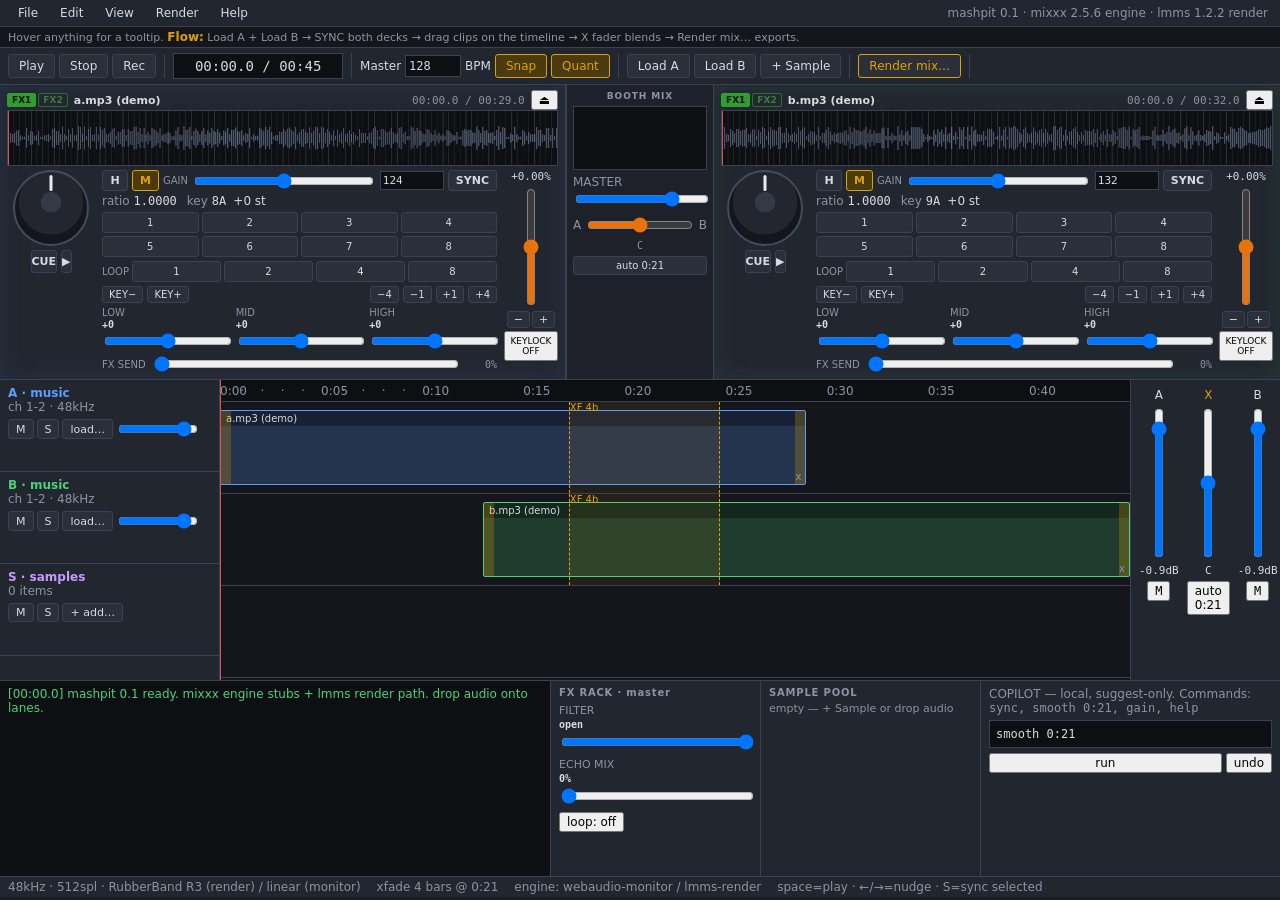
<file: demo3.html>
<!DOCTYPE html>
<html lang="en">
<head>
<meta charset="utf-8"><meta name="viewport" content="width=device-width,initial-scale=1">
<title>mashpit — tool</title>
<style>
:root{--bg:#1a1d23;--bg2:#22262f;--bg3:#2a2f3a;--line:#3a4152;--txt:#d7dae0;--dim:#8b93a5;--acc:#e0a100;--a:#5b9dff;--b:#4ed07e;--red:#e05252}
*{box-sizing:border-box;font-family:"Segoe UI",system-ui,sans-serif;font-size:12px}
body{background:var(--bg);color:var(--txt);margin:0;padding:0}
.mono{font-family:Consolas,Menlo,monospace}
/* menubar */
#menu{display:flex;gap:2px;background:var(--bg2);border-bottom:1px solid var(--line);padding:2px 8px}
#menu button{background:none;border:none;color:var(--txt);padding:4px 10px;border-radius:0;cursor:pointer}
#menu button:hover{background:var(--bg3)}
/* toolbar */
#tb{display:flex;gap:6px;align-items:center;background:var(--bg2);border-bottom:1px solid var(--line);padding:5px 8px;flex-wrap:wrap}
#tb .grp{display:flex;gap:4px;align-items:center;border-right:1px solid var(--line);padding-right:8px;margin-right:2px}
#tb button{background:var(--bg3);border:1px solid var(--line);border-radius:3px;padding:4px 10px;color:var(--txt)}
#tb button:hover{background:#343b4b}#tb button.on{background:#4a3a10;border-color:var(--acc);color:var(--acc)}
#time{background:#0d0f13;border:1px solid var(--line);padding:4px 10px;font-family:Consolas,monospace;font-size:14px;min-width:170px;text-align:center}
#tb input[type=number]{background:#0d0f13;border:1px solid var(--line);color:var(--txt);padding:3px;width:56px;font-family:Consolas,monospace}
/* decks — mixxx-style booth */
#decks{display:grid;grid-template-columns:1fr 148px 1fr;border-bottom:1px solid var(--line);background:#1e2129}
.deck{padding:5px 7px;background:var(--bg2)}.deck:first-child{border-right:1px solid var(--line)}
.deck .dtop{display:flex;gap:6px;align-items:center}
.fxbadges{display:flex;gap:2px}.fxbadges b{font-size:9px;padding:1px 4px;border:1px solid #2f6b2f;color:#3f7a3f;border-radius:2px;font-weight:700}
.fxbadges b.lit{background:#2f9e2f;border-color:#2f9e2f;color:#041204}
.deck .fname{font-weight:700;font-size:11px;white-space:nowrap;overflow:hidden;text-overflow:ellipsis;flex:1}
.deck .dtime{font-size:11px;color:var(--dim);white-space:nowrap}
.deck .dbody{display:grid;grid-template-columns:86px 1fr 52px;gap:7px;margin-top:4px}
.deck canvas.wave{width:100%;height:56px;background:#0d0f13;border:1px solid var(--line);display:block;margin:0 0 4px}
.jog{width:76px;height:76px;border-radius:50%;background:radial-gradient(circle at 50% 42%,#343947 0 18%,#23262f 19% 58%,#14161c 59%);border:2px solid #454b5e;position:relative;cursor:grab;touch-action:none;margin:0 auto}
.jog:active{cursor:grabbing;border-color:var(--acc)}
.jog .mark{position:absolute;inset:0;transform:rotate(var(--rot,0deg))}
.jog .mark::before{content:"";position:absolute;left:50%;top:3px;width:3px;height:16px;background:#e8eaf0;border-radius:2px;transform:translateX(-50%)}
.dtransport{display:flex;gap:4px;margin-top:4px}
.dtransport button{flex:1;background:var(--bg3);border:1px solid var(--line);border-radius:3px;padding:4px 0;color:var(--txt);font-size:11px;font-weight:700}
.deck .ctlrow{display:flex;gap:4px;align-items:center;flex-wrap:wrap}
.deck .ctlrow button{background:var(--bg3);border:1px solid var(--line);border-radius:3px;padding:3px 7px;color:var(--txt);font-size:11px}
.deck .ctlrow .hb{font-weight:800;min-width:26px}
.deck .ctlrow .trim{flex:1;min-width:60px;display:flex;gap:4px;align-items:center;color:var(--dim);font-size:10px}
.deck .ctlrow .trim input{flex:1}
.deck .readouts{display:flex;gap:8px;margin:3px 0;color:var(--dim);font-size:10px}
.deck .readouts b{color:var(--txt);font-family:Consolas,monospace;font-weight:400}
.deck input[type=number]{background:#0d0f13;border:1px solid var(--line);color:var(--txt);padding:2px;width:64px;font-family:Consolas,monospace;font-size:11px}
button.on{background:#4a3a10 !important;border-color:var(--acc) !important;color:var(--acc) !important}
.deck .bigger{font-size:13px;font-weight:800;padding:5px 0}
.deck .eq3{display:grid;grid-template-columns:1fr 1fr 1fr;gap:6px;margin-top:4px}
.deck .keyrow{display:flex;gap:4px;margin-top:4px;align-items:center}
.deck .keyrow button{background:var(--bg3);border:1px solid var(--line);border-radius:3px;padding:2px 6px;color:var(--txt);font-size:10px}
.deck .keyrow .mono{min-width:44px;text-align:center;font-size:11px}
.deck .sendrow{display:flex;gap:6px;align-items:center;margin-top:3px;font-size:10px;color:var(--dim)}
.deck .sendrow input{flex:1}
.deck .sendrow .mono{font-size:10px;min-width:30px;text-align:right}
.deck .eq3 label{color:var(--dim);font-size:10px;display:flex;flex-direction:column;gap:1px}
.deck .eq3 label b{color:var(--txt);font-family:Consolas,monospace;font-size:10px}
.deck .eq3 input{width:100%}
.deck .cues{display:grid;grid-template-columns:repeat(4,1fr);gap:3px;margin-top:4px}
.deck .dtop{display:flex;gap:6px;align-items:center}
.deck .fname{font-weight:700;font-size:11px;white-space:nowrap;overflow:hidden;text-overflow:ellipsis;flex:1}
.deck .dtime{font-size:11px;color:var(--dim);white-space:nowrap}
.deck .dbody{display:grid;grid-template-columns:88px 1fr 54px;gap:7px;margin-top:4px}
.deck .dleft{display:flex;flex-direction:column;align-items:center}
.deck .dmid{min-width:0}
.deck .ctlrow{display:flex;gap:4px;align-items:center}
.deck .ctlrow .hb{font-weight:800;min-width:26px}
.deck .ctlrow .trim{flex:1;min-width:56px;display:flex;gap:4px;align-items:center;color:var(--dim);font-size:10px}
.deck .ctlrow .trim input{flex:1;min-width:0}
.deck .readouts{display:flex;gap:10px;margin:3px 0;color:var(--dim);font-size:10px}
.deck .readouts b{color:var(--txt);font-family:Consolas,monospace;font-weight:400}
.deck .looprow{display:flex;gap:3px;margin-top:4px;align-items:center}
.deck .looprow span{color:var(--dim);font-size:10px}
.deck .looprow button{flex:1;background:var(--bg3);border:1px solid var(--line);border-radius:3px;padding:4px 0;color:var(--txt);font-size:10px}
.deck .cues button{background:var(--bg3);border:1px solid var(--line);border-radius:3px;padding:4px 0;color:var(--txt);font-size:10px}
.deck.A{box-shadow:inset 0 0 24px rgba(91,157,255,.10)}
.deck.B{box-shadow:inset 0 0 24px rgba(78,208,126,.10)}
.deck .dright{display:flex;flex-direction:column;align-items:center;gap:3px}
.deck .ratepct{font-size:11px}
.deck .dright input[type=range]{writing-mode:vertical-lr;direction:rtl;height:118px;width:22px;accent-color:#e8720c}
.deck .dright .bendrow{display:flex;gap:2px}
.deck .dright .bendrow button{background:var(--bg3);border:1px solid var(--line);border-radius:3px;color:var(--txt);padding:1px 6px;font-size:11px}
.deck .dright .klock{font-size:9px;padding:3px 2px;width:100%}
/* center booth mixer */
#boothmix{background:#1e2129;border-left:1px solid var(--line);border-right:1px solid var(--line);padding:6px;display:flex;flex-direction:column;gap:5px;align-items:stretch;font-size:10px;color:var(--dim)}
#boothmix .bmtitle{text-align:center;letter-spacing:.1em;font-weight:700;font-size:9px}
#vu{width:100%;height:64px;background:#0d0f13;border:1px solid var(--line);display:block}
#boothmix input[type=range]{width:100%}
#boothmix .xrow{display:flex;gap:4px;align-items:center}
#boothmix .xrow input{flex:1;accent-color:#e8720c}
#boothmix .mono{font-size:10px;text-align:center}
#boothmix button{background:var(--bg3);border:1px solid var(--line);border-radius:3px;color:var(--txt);padding:3px 0;font-size:10px}
/* timeline */
#mid{display:grid;grid-template-columns:220px 1fr 150px;min-height:300px}
#heads{background:var(--bg2);border-right:1px solid var(--line)}
.th{border-bottom:1px solid var(--line);padding:6px 8px;height:92px}
.th .nm{font-weight:700}.th.A .nm{color:var(--a)}.th.B .nm{color:var(--b)}.th.S .nm{color:#c79bff}
.th .ctl{display:flex;gap:3px;margin-top:5px;flex-wrap:wrap}
.th button{background:var(--bg3);border:1px solid var(--line);border-radius:3px;padding:2px 7px;color:var(--txt);font-size:11px}
.th button.on{background:#4a3a10;border-color:var(--acc);color:var(--acc)}
.th input[type=range]{width:80px}
#tlwrap{position:relative;background:#14161c;overflow:hidden}
#ruler{height:22px;background:#0d0f13;border-bottom:1px solid var(--line);position:relative;font-family:Consolas,monospace;font-size:10px;color:var(--dim)}
#ruler span{position:absolute;top:4px}
.lane{position:relative;height:92px;border-bottom:1px solid var(--line)}
.clip{position:absolute;top:8px;bottom:8px;border:1px solid #5a6376;background:#2c3342;border-radius:2px;cursor:move;overflow:hidden}
.clip.A{background:rgba(91,157,255,.22);border-color:var(--a)}.clip.B{background:rgba(78,208,126,.20);border-color:var(--b)}.clip.S{background:rgba(199,155,255,.20);border-color:#c79bff}
.clip .t{font-size:10px;padding:2px 5px;white-space:nowrap;overflow:hidden;text-overflow:ellipsis;background:rgba(0,0,0,.35)}
.clip .fade{position:absolute;top:0;bottom:0;width:10px;cursor:ew-resize;background:rgba(224,161,0,.25)}
.clip .fade.l{left:0}.clip .fade.r{right:0}
.clip .x{position:absolute;bottom:2px;right:4px;font-size:10px;color:var(--dim);cursor:pointer}
.xfade{position:absolute;top:0;bottom:0;border-left:1px dashed var(--acc);border-right:1px dashed var(--acc);background:rgba(224,161,0,.08);pointer-events:none;font-size:10px;color:var(--acc)}
#ph{position:absolute;top:0;bottom:0;width:1px;background:var(--red);z-index:9;pointer-events:none}
/* mixer */
#mix{background:var(--bg2);border-left:1px solid var(--line);display:flex;gap:8px;padding:8px;justify-content:space-around}
.strip{display:flex;flex-direction:column;align-items:center;gap:4px}
.strip .fader{writing-mode:vertical-lr;direction:rtl;height:150px}
.strip .db{font-family:Consolas,monospace;font-size:11px}
/* console */
#bot{display:grid;grid-template-columns:1fr 210px 220px 300px;border-top:1px solid var(--line);height:196px}
#log{background:#0d0f13;padding:6px 8px;overflow-y:auto;font-family:Consolas,monospace;font-size:11px;color:#aeb6c6}
#rack{background:var(--bg2);border-left:1px solid var(--line);padding:6px 8px;display:flex;flex-direction:column;gap:6px;overflow-y:auto}
#rack .rt{color:var(--dim);font-size:10px;letter-spacing:.08em;font-weight:700}
#rack label{color:var(--dim);font-size:11px;display:flex;flex-direction:column;gap:2px}
#rack label b{color:var(--txt);font-family:Consolas,monospace;font-size:10px}
#rack input[type=range]{width:100%}
#poolpanel{background:var(--bg2);border-left:1px solid var(--line);padding:6px 8px;overflow-y:auto}
#poolpanel .rt{color:var(--dim);font-size:10px;letter-spacing:.08em;font-weight:700}
.chip{display:flex;gap:4px;align-items:center;background:var(--bg3);border:1px solid var(--line);border-radius:4px;padding:3px 5px;margin-top:4px;font-size:11px}
.chip .nm{flex:1;white-space:nowrap;overflow:hidden;text-overflow:ellipsis}
.chip button{padding:1px 6px;font-size:10px}
#log .ok{color:var(--b)}#log .warn{color:var(--acc)}#log .err{color:var(--red)}
#copilot{background:var(--bg2);border-left:1px solid var(--line);padding:6px 8px;display:flex;flex-direction:column;gap:5px}
#copilot input{background:#0d0f13;border:1px solid var(--line);color:var(--txt);padding:6px;font-family:Consolas,monospace}
#status{background:var(--bg2);border-top:1px solid var(--line);padding:3px 8px;color:var(--dim);display:flex;gap:16px;font-size:11px}
.kbd-hint{color:var(--dim)}
button[title],input[title],.lane[title],canvas[title]{cursor:help}
#tipbar{background:#14161c;border-bottom:1px solid var(--line);padding:3px 8px;color:var(--dim);font-size:11px}
#tipbar b{color:var(--acc)}
</style></head>
<body>
<div id="menu"><button title="File: new / open / save project (stub in demo)">File</button><button title="Edit: undo, clip ops (stub in demo — use the undo button in copilot)">Edit</button><button title="View: layout toggles (stub in demo)">View</button><button title="Render: same as the Render mix… button — bounce to WAV">Render</button><button title="Help: hover anything for a tooltip; that IS the manual">Help</button><span style="flex:1"></span><span style="color:var(--dim);padding:4px" title="Engine credits: Mixxx DJ engine for tempo/key + LMMS for timeline/render">mashpit 0.1 · mixxx 2.5.6 engine · lmms 1.2.2 render</span></div>
<div id="tipbar">Hover anything for a tooltip. <b>Flow:</b> Load A + Load B → SYNC both decks → drag clips on the timeline → X fader blends → Render mix… exports.</div>
<div id="tb">
  <div class="grp"><button id="play" title="Start/stop playback from the red playhead (Spacebar works too)">Play</button><button id="stop" title="Stop and jump the playhead back to 0:00">Stop</button><button id="rec" title="Arm recording (mock in this demo — real bounce comes from Render mix)">Rec</button></div>
  <div class="grp"><span id="time" class="mono" title="Playhead position / total length. Click the ruler or a waveform to seek">00:00.0 / 00:45</span></div>
  <div class="grp"><span title="Master tempo. Decks stretch to match this when you hit SYNC">Master</span><input id="bpm" type="number" value="128" title="Master tempo in BPM — the boss tempo both decks follow after SYNC"><span>BPM</span><button id="snap" class="on" title="Snap: dragged clips jump to the nearest beat instead of landing anywhere">Snap</button><button id="quant" class="on" title="Quantize: hot-cue jumps and seeks land exactly on a beat">Quant</button></div>
  <div class="grp"><button id="loadA" title="Load an audio file into Deck A (or drop a file straight onto lane A)">Load A</button><button id="loadB" title="Load an audio file into Deck B (or drop a file straight onto lane B)">Load B</button><button id="loadS" title="Add one or more samples (drums, shouts, FX) to the samples lane">+ Sample</button><input id="file" type="file" accept="audio/*" multiple hidden></div>
  <div class="grp"><button id="export" style="border-color:var(--acc);color:var(--acc)" title="Bounce the full 45s mix to WAV (in the real build this runs: lmms render mashup.mmp -f wav)">Render mix…</button></div>
</div>

<div id="decks">
  <div class="deck A">
    <div class="dtop"><span class="fxbadges"><b class="lit">FX1</b><b>FX2</b></span><span class="fname" id="fnameA" title="Loaded file. Use Load A / eject, or drop audio onto lane A">a.mp3 (demo)</span><span class="dtime mono" id="timeA" title="Elapsed / remaining inside Deck A's clip">00:00 / 00:29</span><button id="ejectA" title="Unload the file from Deck A">⏏</button></div>
    <canvas class="wave" id="waveA" title="Waveform + beat grid (white lines = beats, tall = bar). Red line = playhead"></canvas>
    <div class="dbody">
      <div class="dleft">
        <div class="jog" id="jogA" title="Jog wheel: drag while paused to seek, drag while playing to pitch-bend like touching vinyl (springs back on release)"><div class="mark"></div></div>
        <div class="dtransport"><button id="cueA" title="CUE: jump back to the start of Deck A's clip">CUE</button><button id="deckPlayA" title="Play/stop the whole mix (both decks share one transport in this demo)">▶</button></div>
      </div>
      <div class="dmid">
        <div class="ctlrow" title="Deck A channel: cue routing, gain trim, file tempo, sync">
          <button class="hb" data-h="a" title="H (headphone/PFL): cue Deck A — hear it alone">H</button><button class="hb on" data-main="a" title="M (main): Deck A goes to the main mix. Click to pull it out">M</button>
          <span class="trim">GAIN <input id="trimA" type="range" min="0" max="200" value="100" title="Deck A gain trim 0–200%, pre-EQ (Mixxx GAIN knob)"></span>
          <input id="filebpmA" type="number" value="124" step="0.01" title="File tempo. Edit me, then hit SYNC. Cleared to ? when you load a new file">
          <button id="syncA" class="bigger" title="Match Deck A to master BPM and turn keylock on. The one button that does 'make both match bpm'">SYNC</button>
        </div>
        <div class="readouts"><span title="Playback speed multiplier. 1.0320 = playing 3.2% fast to hit master tempo">ratio <b id="ratioA">1.0000</b></span><span title="Musical key (Camelot) plus your semitone shift">key <b>8A <span id="keyAv" title="Key shift in semitones. Needs keylock ON to hold tempo while shifted">+0 st</span></b></span></div>
        <div class="cues"><button data-cue="a" data-i="0" title="Hot cue 1: first click SETS it at the playhead, next clicks JUMP to it, alt-click clears">1</button><button data-cue="a" data-i="1" title="Hot cue 2: first click SETS it at the playhead, next clicks JUMP to it, alt-click clears">2</button><button data-cue="a" data-i="2" title="Hot cue 3: first click SETS it at the playhead, next clicks JUMP to it, alt-click clears">3</button><button data-cue="a" data-i="3" title="Hot cue 4: first click SETS it at the playhead, next clicks JUMP to it, alt-click clears">4</button><button data-cue="a" data-i="4" title="Hot cue 5: first click SETS it at the playhead, next clicks JUMP to it, alt-click clears">5</button><button data-cue="a" data-i="5" title="Hot cue 6: first click SETS it at the playhead, next clicks JUMP to it, alt-click clears">6</button><button data-cue="a" data-i="6" title="Hot cue 7: first click SETS it at the playhead, next clicks JUMP to it, alt-click clears">7</button><button data-cue="a" data-i="7" title="Hot cue 8: first click SETS it at the playhead, next clicks JUMP to it, alt-click clears">8</button></div>
        <div class="looprow"><span title="Beatloop: loop N beats from the playhead (whole mix loops in this demo). Click the lit size again to release">LOOP</span><button id="loopA1" title="Loop 1 beat from the playhead">1</button><button id="loopA2" title="Loop 2 beats from the playhead">2</button><button id="loopA4" title="Loop 4 beats from the playhead">4</button><button id="loopA8" title="Loop 8 beats from the playhead">8</button></div>
        <div class="keyrow" title="Key = pitch WITHOUT tempo (Mixxx KeyControl). Jumps move the playhead by beats">
          <button id="keyAm" title="Key down 1 semitone, tempo unchanged (±6 max)">KEY−</button><button id="keyAp" title="Key up 1 semitone, tempo unchanged (±6 max)">KEY+</button>
          <span style="flex:1"></span>
          <button id="jumpAm4" title="Beatjump back 4 beats (quantized if Quant is on)">−4</button><button id="jumpAm1" title="Beatjump back 1 beat">−1</button><button id="jumpAp1" title="Beatjump forward 1 beat">+1</button><button id="jumpAp4" title="Beatjump forward 4 beats">+4</button>
        </div>
        <div class="eq3" title="Deck A 3-band EQ — cuts/boosts live while playing, just like a DJ mixer">
          <label>LOW <b id="eqAlowV">+0</b><input id="eqAlow" type="range" min="-12" max="12" step="1" value="0" title="Low EQ ±12dB — kill the bass of A to make room for B in the blend"></label>
          <label>MID <b id="eqAmidV">+0</b><input id="eqAmid" type="range" min="-12" max="12" step="1" value="0" title="Mid EQ ±12dB — vocals live here"></label>
          <label>HIGH <b id="eqAhiV">+0</b><input id="eqAhi" type="range" min="-12" max="12" step="1" value="0" title="High EQ ±12dB — hats and air"></label>
        </div>
        <div class="sendrow" title="FX send: how much of Deck A feeds the dub echo in the rack below (post-fader, dotted-8th)">FX SEND <input id="sendA" type="range" min="0" max="100" value="0" title="Echo send 0–100%"><span class="mono" id="sendAv">0%</span></div>
      </div>
      <div class="dright">
        <div class="ratepct mono" id="pitchvA" title="Pitch adjustment from the rate slider">+0.00%</div>
        <input id="pitchA" type="range" min="92" max="108" step="0.01" value="100" title="Rate slider 92–108% (Mixxx pitch fader). 100 = normal speed">
        <div class="bendrow"><button id="nudgeAm" title="Nudge tempo slightly slower (manual beatmatch correction)">−</button><button id="nudgeAp" title="Nudge tempo slightly faster (manual beatmatch correction)">+</button></div>
        <button id="lockA" class="klock" title="Keylock: change speed WITHOUT changing pitch (detune compensation live, RubberBand at render)">KEYLOCK OFF</button>
      </div>
    </div>
  </div>
  <div id="boothmix">
    <div class="bmtitle">BOOTH MIX</div>
    <canvas id="vu" title="Master output level, live while playing"></canvas>
    <label title="Master output volume">MASTER <input id="mstKnob" type="range" min="0" max="120" value="90" title="Master volume 0–120%"></label>
    <div class="xrow" title="Crossfader (mirrors the X fader below the timeline): LEFT = only A, CENTER = both, RIGHT = only B"><span>A</span><input id="xf2" type="range" min="0" max="100" value="50" title="Crossfader. 50 = middle (both decks audible)"><span>B</span></div>
    <div class="mono" id="xfv2" title="Which side the crossfader favours">C</div>
    <button id="autoX2" title="Write an 8-bar automatic crossfade at 0:21 (the 'make the transition smoother' button)">auto 0:21</button>
  </div>
  <div class="deck B">
    <div class="dtop"><span class="fxbadges"><b class="lit">FX1</b><b>FX2</b></span><span class="fname" id="fnameB" title="Loaded file. Use Load B / eject, or drop audio onto lane B">b.mp3 (demo)</span><span class="dtime mono" id="timeB" title="Elapsed / remaining inside Deck B's clip">00:00 / 00:32</span><button id="ejectB" title="Unload the file from Deck B">⏏</button></div>
    <canvas class="wave" id="waveB" title="Waveform + beat grid (white lines = beats, tall = bar). Red line = playhead"></canvas>
    <div class="dbody">
      <div class="dleft">
        <div class="jog" id="jogB" title="Jog wheel: drag while paused to seek, drag while playing to pitch-bend like touching vinyl (springs back on release)"><div class="mark"></div></div>
        <div class="dtransport"><button id="cueB" title="CUE: jump back to the start of Deck B's clip">CUE</button><button id="deckPlayB" title="Play/stop the whole mix (both decks share one transport in this demo)">▶</button></div>
      </div>
      <div class="dmid">
        <div class="ctlrow" title="Deck B channel: cue routing, gain trim, file tempo, sync">
          <button class="hb" data-h="b" title="H (headphone/PFL): cue Deck B — hear it alone">H</button><button class="hb on" data-main="b" title="M (main): Deck B goes to the main mix. Click to pull it out">M</button>
          <span class="trim">GAIN <input id="trimB" type="range" min="0" max="200" value="100" title="Deck B gain trim 0–200%, pre-EQ (Mixxx GAIN knob)"></span>
          <input id="filebpmB" type="number" value="132" step="0.01" title="File tempo. Edit me, then hit SYNC. Cleared to ? when you load a new file">
          <button id="syncB" class="bigger" title="Match Deck B to master BPM and turn keylock on">SYNC</button>
        </div>
        <div class="readouts"><span title="Playback speed multiplier. 0.9700 = playing 3% slow to hit master tempo">ratio <b id="ratioB">1.0000</b></span><span title="Musical key (Camelot) plus your semitone shift">key <b>9A <span id="keyBv" title="Key shift in semitones. Needs keylock ON to hold tempo while shifted">+0 st</span></b></span></div>
        <div class="cues"><button data-cue="b" data-i="0" title="Hot cue 1: first click SETS it at the playhead, next clicks JUMP to it, alt-click clears">1</button><button data-cue="b" data-i="1" title="Hot cue 2: first click SETS it at the playhead, next clicks JUMP to it, alt-click clears">2</button><button data-cue="b" data-i="2" title="Hot cue 3: first click SETS it at the playhead, next clicks JUMP to it, alt-click clears">3</button><button data-cue="b" data-i="3" title="Hot cue 4: first click SETS it at the playhead, next clicks JUMP to it, alt-click clears">4</button><button data-cue="b" data-i="4" title="Hot cue 5: first click SETS it at the playhead, next clicks JUMP to it, alt-click clears">5</button><button data-cue="b" data-i="5" title="Hot cue 6: first click SETS it at the playhead, next clicks JUMP to it, alt-click clears">6</button><button data-cue="b" data-i="6" title="Hot cue 7: first click SETS it at the playhead, next clicks JUMP to it, alt-click clears">7</button><button data-cue="b" data-i="7" title="Hot cue 8: first click SETS it at the playhead, next clicks JUMP to it, alt-click clears">8</button></div>
        <div class="looprow"><span title="Beatloop: loop N beats from the playhead (whole mix loops in this demo). Click the lit size again to release">LOOP</span><button id="loopB1" title="Loop 1 beat from the playhead">1</button><button id="loopB2" title="Loop 2 beats from the playhead">2</button><button id="loopB4" title="Loop 4 beats from the playhead">4</button><button id="loopB8" title="Loop 8 beats from the playhead">8</button></div>
        <div class="keyrow" title="Key = pitch WITHOUT tempo (Mixxx KeyControl). Jumps move the playhead by beats">
          <button id="keyBm" title="Key down 1 semitone, tempo unchanged (±6 max)">KEY−</button><button id="keyBp" title="Key up 1 semitone, tempo unchanged (±6 max)">KEY+</button>
          <span style="flex:1"></span>
          <button id="jumpBm4" title="Beatjump back 4 beats (quantized if Quant is on)">−4</button><button id="jumpBm1" title="Beatjump back 1 beat">−1</button><button id="jumpBp1" title="Beatjump forward 1 beat">+1</button><button id="jumpBp4" title="Beatjump forward 4 beats">+4</button>
        </div>
        <div class="eq3" title="Deck B 3-band EQ — cuts/boosts live while playing, just like a DJ mixer">
          <label>LOW <b id="eqBlowV">+0</b><input id="eqBlow" type="range" min="-12" max="12" step="1" value="0" title="Low EQ ±12dB — kill the bass of B to make room for A in the blend"></label>
          <label>MID <b id="eqBmidV">+0</b><input id="eqBmid" type="range" min="-12" max="12" step="1" value="0" title="Mid EQ ±12dB — vocals live here"></label>
          <label>HIGH <b id="eqBhiV">+0</b><input id="eqBhi" type="range" min="-12" max="12" step="1" value="0" title="High EQ ±12dB — hats and air"></label>
        </div>
        <div class="sendrow" title="FX send: how much of Deck B feeds the dub echo in the rack below (post-fader, dotted-8th)">FX SEND <input id="sendB" type="range" min="0" max="100" value="0" title="Echo send 0–100%"><span class="mono" id="sendBv">0%</span></div>
      </div>
      <div class="dright">
        <div class="ratepct mono" id="pitchvB" title="Pitch adjustment from the rate slider">+0.00%</div>
        <input id="pitchB" type="range" min="92" max="108" step="0.01" value="100" title="Rate slider 92–108% (Mixxx pitch fader). 100 = normal speed">
        <div class="bendrow"><button id="nudgeBm" title="Nudge tempo slightly slower (manual beatmatch correction)">−</button><button id="nudgeBp" title="Nudge tempo slightly faster (manual beatmatch correction)">+</button></div>
        <button id="lockB" class="klock" title="Keylock: change speed WITHOUT changing pitch (detune compensation live, RubberBand at render)">KEYLOCK OFF</button>
      </div>
    </div>
  </div>
</div>

<div id="mid">
  <div id="heads">
    <div class="th A"><div class="nm" title="Timeline track for Deck A — the blue clip below is what actually plays/silences">A · music</div><div style="color:var(--dim)">ch 1-2 · 48kHz</div>
      <div class="ctl"><button data-m="a" title="Mute: silence track A">M</button><button data-s="a" title="Solo: hear ONLY track A (overrides all mutes)">S</button><button data-load="a" title="Load a file into track A">load…</button><input type="range" min="0" max="100" value="90" data-vol="a" title="Track A volume (mirrors the A fader in the mixer)"></div></div>
    <div class="th B"><div class="nm" title="Timeline track for Deck B — the green clip below is what actually plays/silences">B · music</div><div style="color:var(--dim)">ch 1-2 · 48kHz</div>
      <div class="ctl"><button data-m="b" title="Mute: silence track B">M</button><button data-s="b" title="Solo: hear ONLY track B (overrides all mutes)">S</button><button data-load="b" title="Load a file into track B">load…</button><input type="range" min="0" max="100" value="90" data-vol="b" title="Track B volume (mirrors the B fader in the mixer)"></div></div>
    <div class="th S"><div class="nm" title="Samples track: one-shots (horns, drums, shouts). Each chip is its own clip, place anywhere">S · samples</div><div style="color:var(--dim)" id="poolinfo" title="How many sample clips are on the lane">0 items</div>
      <div class="ctl"><button data-m="s" title="Mute: silence all samples">M</button><button data-s="s" title="Solo: hear ONLY the samples">S</button><button data-load="s" title="Add sample files to the S lane">+ add…</button></div></div>
  </div>
  <div id="tlwrap" title="Arrangement: drag clips left/right to move them in time. The dashed gold box is the crossfade zone where A hands over to B"><div id="ruler" title="Time ruler in seconds. This demo is 45 seconds long"></div>
    <div class="lane" data-lane="a" title="Lane A: holds Deck A's clip. Drag the clip to move it, drop audio files here to load"></div><div class="lane" data-lane="b" title="Lane B: holds Deck B's clip. Overlap with A inside the gold box = the blend"></div><div class="lane" data-lane="s" title="Samples lane: drop audio files here, each becomes a movable clip"></div>
    <div id="ph" title="Playhead: playback starts from here"></div></div>
  <div id="mix">
    <div class="strip" title="Channel A: vertical volume fader for Deck A"><span>A</span><input class="fader" type="range" min="0" max="100" value="90" data-vol="a" title="A volume fader (0 = silent, 100 = full). dB readout below"><span class="db" id="dbA" title="A level in decibels">-0.9dB</span><button data-m="a" class="mono" title="Mute Deck A">M</button></div>
    <div class="strip" title="Crossfader: LEFT = only A, CENTER = both, RIGHT = only B. Automate the 0:21 blend with 'auto 0:21'"><span style="color:var(--acc)">X</span><input class="fader" id="xf" type="range" min="0" max="100" value="50" title="Crossfader. 50 = middle (both decks audible). Slide live while playing!"><span class="db" id="dbX" title="Shows which side the fader favours: A, C (center) or B">C</span><button id="autoX" title="Write an 8-bar automatic crossfade at 0:21 (the 'make the transition smoother' button)">auto 0:21</button></div>
    <div class="strip" title="Channel B: vertical volume fader for Deck B"><span>B</span><input class="fader" type="range" min="0" max="100" value="90" data-vol="b" title="B volume fader (0 = silent, 100 = full). dB readout below"><span class="db" id="dbB" title="B level in decibels">-0.9dB</span><button data-m="b" class="mono" title="Mute Deck B">M</button></div>
  </div>
</div>

<div id="bot">
  <div id="log" title="Event console: every action lands here with a timestamp. Newest on top"></div>
  <div id="rack" title="FX rack: master filter + echo. Both move LIVE while playing">
    <div class="rt">FX RACK · master</div>
    <label>FILTER <b id="fxCutV">open</b><input id="fxCut" type="range" min="400" max="18000" step="100" value="18000" title="Master low-pass filter. Slide left to darken the whole mix (classic blend-out move), right for open"></label>
    <label>ECHO MIX <b id="fxEchoV">0%</b><input id="fxEcho" type="range" min="0" max="60" value="0" title="Dub echo RETURN, dotted-8th at master BPM. Feed it with the per-deck FX SEND knobs up top"></label>
    <div style="display:flex;gap:4px;align-items:center"><button id="loopClear" title="Release any armed loop and play on">loop: off</button></div>
  </div>
  <div id="poolpanel" title="Sample pool: every loaded sample lives here. Audition it, or drop it on the timeline">
    <div class="rt">SAMPLE POOL</div>
    <div id="pool"></div>
  </div>
  <div id="copilot"><span style="color:var(--dim)" title="The copilot only suggests and runs tiny commands — it never touches audio by itself. Undo always works">COPILOT — local, suggest-only. Commands: <span class="mono">sync, smooth 0:21, gain, help</span></span>
    <input id="prompt" value="smooth 0:21" spellcheck="false" title="Type a command like 'smooth 0:21' or 'sync', then hit run. 'smooth 0:21' = 8-bar crossfade at 21 seconds"><div style="display:flex;gap:4px"><button id="ask" style="flex:1" title="Run the copilot command above">run</button><button id="undo" title="Step back to before the last change (keeps 20 steps of history)">undo</button></div></div>
</div>
<div id="status"><span title="Audio settings: sample rate, buffer size, stretch engine. RubberBand = best quality at export; plain resample for live preview">48kHz · 512spl · RubberBand R3 (render) / linear (monitor)</span><span id="stXfade" title="Current crossfade: length in bars and where it sits">xfade 4 bars @ 0:21</span><span id="stEngine" title="Monitor = plays in your browser now. Render = full-quality offline bounce later">engine: webaudio-monitor / lmms-render</span><span class="kbd-hint" title="Keyboard: Space toggles play, arrow keys nudge tempo, S syncs">space=play · ←/→=nudge · S=sync selected</span></div>

<script>
const DUR=45;
const S={bpm:128,t:0,playing:false,xfade:{at:21,bars:4},xf:.5,master:.9,bend:{a:0,b:0},
 tr:{a:{mute:false,solo:false,vol:.9,trim:1,clip:{s:0,e:29},buf:null,ratio:1,lock:false,bpm:124,key:0,low:0,mid:0,hi:0,cues:{}},
     b:{mute:false,solo:false,vol:.9,trim:1,clip:{s:13,e:45},buf:null,ratio:1,lock:false,bpm:132,key:0,low:0,mid:0,hi:0,cues:{}},
     s:{mute:false,solo:false,vol:1}},
 fx:{cutoff:18000,echo:0},send:{a:0,b:0},loop:{on:false,start:0,end:0},
 samples:[],pool:[],hist:[]};
let nodes={fx:{}};
const $=id=>document.getElementById(id),fmt=t=>`${String(Math.floor(t/60)).padStart(2,'0')}:${(t%60).toFixed(1).padStart(4,'0')}`;
const log=(m,c='')=>{const d=document.createElement('div');if(c)d.className=c;d.textContent=`[${fmt(S.t)}] ${m}`;$('log').prepend(d);};
log('mashpit 0.1 ready. mixxx engine stubs + lmms render path. drop audio onto lanes.','ok');
let AC=null,master=null,live=[];
const secPerBar=()=>60/S.bpm*4;

// waves + ruler + clips
function wave(id,buf,demoSeed){const c=$(id),x=c.getContext('2d');c.width=c.offsetWidth*2||700;c.height=152;const W=c.width,H=c.height;x.clearRect(0,0,W,H);
 if(buf){const ch=buf.getChannelData(0),st=Math.max(1,(ch.length/W)|0);x.fillStyle='#7fa8d0';
  for(let p=0;p<W;p++){let m=0;for(let i=0;i<st;i+=32)m=Math.max(m,Math.abs(ch[(p*st+i)|0]||0));const h=Math.max(1,m*H);x.fillRect(p,H/2-h/2,1.4,h);}}
 else{let s=demoSeed;const r=()=>(s=(s*16807)%2147483647)/2147483647;x.fillStyle='#4a5468';
  for(let p=0;p<W;p+=4){const h=6+r()*H*.4;x.fillRect(p,H/2-h/2,2.4,h);}}
 x.fillStyle='rgba(255,255,255,.14)';const n=S.bpm/60*DUR;for(let b=0;b<n;b++)x.fillRect(b/n*W,0,b%4?1:2,H);
 x.fillStyle='#e05252';x.fillRect(S.t/DUR*W,0,2,H);}
function draw(){wave('waveA',S.tr.a.buf,3);wave('waveB',S.tr.b.buf,7);
 const r=$('ruler');r.innerHTML='';for(let s=0;s<=DUR;s+=s<10?1:5){const e=document.createElement('span');e.style.left=s/DUR*100+'%';e.textContent=(s%5?'·':'0:'+String(s).padStart(2,'0'));r.appendChild(e);}
 document.querySelectorAll('.lane').forEach(l=>l.querySelectorAll('.clip,.xfade').forEach(e=>e.remove()));
 const mk=(lane,clip,cls,name)=>{const L=document.querySelector(`.lane[data-lane="${lane}"]`);
  const el=document.createElement('div');el.className='clip '+cls;el.style.left=clip.s/DUR*100+'%';el.style.width=Math.max(1.5,(clip.e-clip.s)/DUR*100)+'%';
  el.title=`${name}: drag to move in time. Gold edges = fade in/out handles. x = remove (samples only)`;
  el.innerHTML=`<div class="t">${name}</div><div class="fade l" title="Fade in handle (visual in demo)"></div><div class="fade r" title="Fade out handle (visual in demo)"></div><div class="x" title="Remove this clip">x</div>`;L.appendChild(el);
  el.querySelector('.x').onclick=e=>{e.stopPropagation();if(lane==='s')S.samples=S.samples.filter(c=>c!==clip);draw();};
  drag(el,lane,clip);};
 mk('a',S.tr.a.clip,'A',$('fnameA').textContent);mk('b',S.tr.b.clip,'B',$('fnameB').textContent);
 S.samples.forEach(c=>mk('s',c,'S',c.name));
 const w=S.xfade.bars*secPerBar(),s0=S.xfade.at-w/2;
 ['a','b'].forEach(l=>{const L=document.querySelector(`.lane[data-lane="${l}"]`);const z=document.createElement('div');z.className='xfade';
  z.style.left=s0/DUR*100+'%';z.style.width=w/DUR*100+'%';z.textContent=` XF ${S.xfade.bars}b`;L.appendChild(z);});
 $('ph').style.left=(S.t/DUR*100)+'%';$('time').textContent=`${fmt(S.t)} / 00:45`;
 $('stXfade').textContent=`xfade ${S.xfade.bars} bars @ 0:${String(S.xfade.at%60).padStart(2,'0')}`;
 $('ratioA').textContent=S.tr.a.ratio.toFixed(4);$('ratioB').textContent=S.tr.b.ratio.toFixed(4);
 const cA=S.tr.a.clip,cB=S.tr.b.clip;
 $('timeA').textContent=`${fmt(Math.max(0,Math.min(cA.e-cA.s,S.t-cA.s)))} / ${fmt(cA.e-cA.s)}`;
 $('timeB').textContent=`${fmt(Math.max(0,Math.min(cB.e-cB.s,S.t-cB.s)))} / ${fmt(cB.e-cB.s)}`;
 document.querySelectorAll('[data-m]').forEach(b=>b.classList.toggle('on',S.tr[b.dataset.m].mute));
 document.querySelectorAll('[data-s]').forEach(b=>b.classList.toggle('on',S.tr[b.dataset.s].solo));
 document.querySelectorAll('[data-h]').forEach(b=>b.classList.toggle('on',S.tr[b.dataset.h].solo));
 document.querySelectorAll('[data-main]').forEach(b=>b.classList.toggle('on',!S.tr[b.dataset.main].mute));}
function drag(el,lane,clip){let sx=0,o=null;el.addEventListener('mousedown',e=>{if(e.target.className.includes('fade')||e.target.className==='x')return;sx=e.clientX;o={...clip};e.preventDefault();});
 addEventListener('mousemove',e=>{if(!o)return;const W=el.parentElement.offsetWidth,dx=(e.clientX-sx)/W*DUR,len=o.e-o.s;
  let ns=Math.max(0,Math.min(DUR-len,o.s+dx));clip.s=+ns.toFixed(1);clip.e=+(ns+len).toFixed(1);draw();});
 addEventListener('mouseup',()=>{if(o){log(`${lane.toUpperCase()} clip → ${clip.s.toFixed(1)}–${clip.e.toFixed(1)}s`);o=null;}});}
// loading
let tgt='a';const pick=t=>{tgt=t;$('file').click();};
['loadA','loadB','loadS'].forEach(id=>$(id).onclick=()=>pick(id.slice(-1).toLowerCase()));
document.querySelectorAll('[data-load]').forEach(b=>b.onclick=()=>pick(b.dataset.load));
$('file').onchange=e=>{[...e.target.files].forEach((f,i)=>loadF(f,tgt,S.t+i*2));e.target.value='';};
document.querySelectorAll('.lane').forEach(L=>{L.ondragover=e=>e.preventDefault();L.ondrop=e=>{e.preventDefault();
 const t=(e.clientX-L.getBoundingClientRect().left)/L.getBoundingClientRect().width*DUR;
 [...e.dataTransfer.files].forEach((f,i)=>loadF(f,L.dataset.lane,t+i*2));};});
async function loadF(f,lane,at){AC=AC||new (window.AudioContext||window.webkitAudioContext)();
 const buf=await AC.decodeAudioData(await f.arrayBuffer()).catch(()=>null);
 if(!buf){log('decode failed: '+f.name,'err');return;}
 const d=Math.min(buf.duration,DUR-(at||0));
 if(lane==='a'){S.tr.a.buf=buf;S.tr.a.clip={s:+(at||0),e:+(at||0)+d};$('fnameA').textContent=f.name;S.tr.a.bpm=null;$('filebpmA').value='';$('filebpmA').placeholder='? BPM';}
 else if(lane==='b'){S.tr.b.buf=buf;S.tr.b.clip={s:+(at||0),e:+(at||0)+d};$('fnameB').textContent=f.name;S.tr.b.bpm=null;$('filebpmB').value='';$('filebpmB').placeholder='? BPM';}
 else{S.samples.push({name:f.name,buf,s:+(at||S.t),e:+Math.min(DUR,(at||S.t)+Math.min(8,buf.duration))});S.pool.push({name:f.name,buf});renderPool();$('poolinfo').textContent=S.samples.length+' items';}
 draw();log(`loaded ${f.name} (${buf.duration.toFixed(1)}s) → ${lane.toUpperCase()}`,'ok');
 if(lane!=='s')log(`type the file BPM into deck ${lane.toUpperCase()}, then hit SYNC`,'warn');}
function renderPool(){const p=$('pool');p.innerHTML='';
 if(!S.pool.length){p.innerHTML='<div style="color:var(--dim);font-size:11px;margin-top:4px">empty — + Sample or drop audio</div>';return;}
 S.pool.forEach(it=>{const c=document.createElement('div');c.className='chip';
  c.innerHTML=`<span class="nm" title="${it.name} (${it.buf.duration.toFixed(1)}s) — ▶ auditions now, + places at playhead">${it.name}</span>`;
  const a=document.createElement('button');a.textContent='▶';a.title='Audition: hear it right now';
  a.onclick=()=>audition(it);
  const b=document.createElement('button');b.textContent='@ '+fmt(S.t);b.title='Place on the S lane at the playhead';
  b.onclick=()=>{S.samples.push({name:it.name,buf:it.buf,s:+S.t.toFixed(1),e:+Math.min(DUR,S.t+Math.min(8,it.buf.duration)).toFixed(1)});$('poolinfo').textContent=S.samples.length+' items';draw();log(`placed ${it.name} @ ${fmt(S.t)}`,'ok');};
  c.append(a,b);p.appendChild(c);});}
function audition(it){AC=AC||new (window.AudioContext||window.webkitAudioContext)();AC.resume();
 const s=AC.createBufferSource();s.buffer=it.buf;const g=AC.createGain();g.gain.value=S.tr.s.vol;
 s.connect(g).connect(AC.destination);try{s.start();}catch(e){}live.push(s);log(`audition: ${it.name}`);}
$('ejectA').onclick=()=>{S.tr.a.buf=null;$('fnameA').textContent='— empty —';draw();};
$('ejectB').onclick=()=>{S.tr.b.buf=null;$('fnameB').textContent='— empty —';draw();};
// sync / pitch / lock
const fileBpm=id=>{const v=parseFloat($(id==='a'?'filebpmA':'filebpmB').value);return isFinite(v)&&v>0?v:null;};
$('filebpmA').onchange=e=>{S.tr.a.bpm=parseFloat(e.target.value)||null;log(`deck A file BPM → ${e.target.value||'?'}`);};
$('filebpmB').onchange=e=>{S.tr.b.bpm=parseFloat(e.target.value)||null;log(`deck B file BPM → ${e.target.value||'?'}`);};
const sync=id=>{const t=S.tr[id];const b=t.bpm||fileBpm(id)||(id==='a'?124:132);t.bpm=b;t.ratio=+(S.bpm/b).toFixed(4);t.lock=true;
 $(id==='a'?'pitchA':'pitchB').value=t.ratio*100;updPitch();draw();log(`deck ${id.toUpperCase()} sync → ${t.ratio} (file ${b} → master ${S.bpm}) keylock ON`,'ok');};
$('syncA').onclick=()=>sync('a');$('syncB').onclick=()=>sync('b');
const lock=id=>{const t=S.tr[id];t.lock=!t.lock;$(id==='a'?'lockA':'lockB').textContent=t.lock?'KEYLOCK ON':'KEYLOCK OFF';refreshDetune(id);log(`deck ${id} keylock ${t.lock?'on (tempo holds, pitch free)':'off (pitch follows tempo)'}`);};
$('lockA').onclick=()=>lock('a');$('lockB').onclick=()=>lock('b');
// per-deck EQ (live while playing)
[['a','Alow','Amid','Ahi'],['b','Blow','Bmid','Bhi']].forEach(([id,l,m,h])=>{
 const wire=(el,key)=>{$(el).oninput=e=>{S.tr[id][key]=+e.target.value;$(el+'V').textContent=(+e.target.value>=0?'+':'')+e.target.value;
  const n=nodes.fx[id];if(n){n.lo.gain.value=S.tr[id].low;n.mid.gain.value=S.tr[id].mid;n.hi.gain.value=S.tr[id].hi;}};};
 wire('eq'+l,'low');wire('eq'+m,'mid');wire('eq'+h,'hi');});
// hot cues: click sets at playhead, click again jumps, alt-click clears
document.querySelectorAll('[data-cue]').forEach(b=>b.onclick=e=>{
 const id=b.dataset.cue,i=b.dataset.i,d=S.tr[id];
 if(e.altKey){delete d.cues[i];b.classList.remove('on');log(`hot ${+i+1} cleared (deck ${id.toUpperCase()})`);return;}
 if(d.cues[i]==null){d.cues[i]=+S.t.toFixed(1);b.classList.add('on');b.title=`Hot ${+i+1} @ ${fmt(S.t)} — click to jump, alt-click to clear`;log(`hot ${+i+1} set @ ${fmt(S.t)} (deck ${id.toUpperCase()})`,'ok');}
 else{S.t=d.cues[i];if(S.playing){restart();}draw();log(`hot ${+i+1} → ${fmt(S.t)}`);}});
function restart(){const at=S.t;stop();S.t=at;play(at,false);}
// beatloop 1/2/4/8 beats from playhead (whole mix loops in this demo)
const armLoop=(id,beats)=>{const btn=$('loop'+id.toUpperCase()+beats);
 const wasOn=S.loop.on&&S.loop.beats===beats;
 document.querySelectorAll('.looprow button').forEach(b=>b.classList.remove('on'));
 if(wasOn){S.loop.on=false;$('loopClear').textContent='loop: off';log('loop released');return;}
 const beat=60/S.bpm;S.loop={on:true,beats,start:+S.t.toFixed(2),end:+(S.t+beats*beat).toFixed(2)};
 btn.classList.add('on');$('loopClear').textContent=`loop ${beats}b ${fmt(S.loop.start)}–${fmt(S.loop.end)}`;
 log(`loop ${beats} beats ${fmt(S.loop.start)}–${fmt(S.loop.end)}`,'ok');};
[['loopA1','a',1],['loopA2','a',2],['loopA4','a',4],['loopA8','a',8],['loopB1','b',1],['loopB2','b',2],['loopB4','b',4],['loopB8','b',8]].forEach(([el,id,n])=>$(el).onclick=()=>armLoop(id,n));
$('loopClear').onclick=()=>{S.loop.on=false;document.querySelectorAll('.looprow button').forEach(b=>b.classList.remove('on'));$('loopClear').textContent='loop: off';log('loop released');};
// key shift (semitones, tempo-independent) + beatjump + cue + fx sends
const detuneFor=(id,rate)=>{const t=S.tr[id];let d=t.key*100;if(t.lock)d-=1200*Math.log2(rate);
 return Math.max(-2400,Math.min(2400,d));};
const refreshDetune=id=>{live.forEach(s=>{if(s._deck===id){try{s.detune.value=detuneFor(id,s._rate);}catch(e){}}});};
const keyShift=(id,delta)=>{const t=S.tr[id];t.key=Math.max(-6,Math.min(6,t.key+delta));
 $(id==='a'?'keyAv':'keyBv').textContent=(t.key>=0?'+':'')+t.key+' st';refreshDetune(id);
 log(`deck ${id.toUpperCase()} key ${(t.key>=0?'+':'')+t.key} st${t.lock?' · tempo held':' · keylock OFF: pitch follows tempo'}`);};
$('keyAm').onclick=()=>keyShift('a',-1);$('keyAp').onclick=()=>keyShift('a',1);
$('keyBm').onclick=()=>keyShift('b',-1);$('keyBp').onclick=()=>keyShift('b',1);
const beatjump=(id,n)=>{const beat=60/S.bpm;let nt=S.t+n*beat;
 if($('quant').classList.contains('on'))nt=Math.round(nt/beat)*beat;
 S.t=Math.max(0,Math.min(DUR,nt));if(S.playing)restart();else draw();log(`deck ${id.toUpperCase()} ${n>0?'+':''}${n} beats → ${fmt(S.t)}`);};
[['jumpAm4','a',-4],['jumpAm1','a',-1],['jumpAp1','a',1],['jumpAp4','a',4],['jumpBm4','b',-4],['jumpBm1','b',-1],['jumpBp1','b',1],['jumpBp4','b',4]].forEach(([el,id,n])=>$(el).onclick=()=>beatjump(id,n));
const cueGo=id=>{S.t=S.tr[id].clip.s;if(S.playing)restart();else draw();log(`deck ${id.toUpperCase()} CUE → ${fmt(S.t)}`);};
$('cueA').onclick=()=>cueGo('a');$('cueB').onclick=()=>cueGo('b');
[['sendA','a'],['sendB','b']].forEach(([el,id])=>{$(el).oninput=e=>{S.send[id]=+e.target.value;
 $(el+'v').textContent=e.target.value+'%';const n=nodes.fx[id];if(n&&n.send)n.send.gain.value=S.send[id]/100*.8;};});
// booth extras: H/M routing, trim, deck transport, jog wheels, xfade mirror, master, VU
document.querySelectorAll('[data-h]').forEach(b=>b.onclick=()=>{const t=S.tr[b.dataset.h];t.solo=!t.solo;log(`${b.dataset.h.toUpperCase()} PFL ${t.solo?'on — cued alone':'off'}`);draw();});
document.querySelectorAll('[data-main]').forEach(b=>b.onclick=()=>{const t=S.tr[b.dataset.main];t.mute=!t.mute;log(`${b.dataset.main.toUpperCase()} main ${t.mute?'OUT':'in'}`);draw();});
[['trimA','a'],['trimB','b']].forEach(([el,id])=>{$(el).oninput=e=>{S.tr[id].trim=e.target.value/100;const n=nodes.fx[id];if(n&&n.trim)n.trim.gain.value=S.tr[id].trim;};});
$('deckPlayA').onclick=$('deckPlayB').onclick=()=>$('play').click();
const applyBend=id=>{live.forEach(s=>{if(s._deck===id){try{s.playbackRate.value=s._rate*(1+S.bend[id]);}catch(e){}}});};
const jog=id=>{const el=$(id==='a'?'jogA':'jogB');let drag=false,lx=0,rot=0;
 el.addEventListener('pointerdown',e=>{drag=true;lx=e.clientX;try{el.setPointerCapture(e.pointerId);}catch(_){}});
 el.addEventListener('pointermove',e=>{if(!drag)return;const dx=e.clientX-lx;lx=e.clientX;rot=(rot+dx*.8)%360;el.style.setProperty('--rot',rot+'deg');
  if(!S.playing){S.t=Math.max(0,Math.min(DUR,S.t+dx*.03));draw();}
  else{S.bend[id]=Math.max(-.25,Math.min(.25,S.bend[id]+dx*.0012));applyBend(id);}});
 const end=()=>{if(!drag)return;drag=false;
  const spring=()=>{if(Math.abs(S.bend[id])<.0008){S.bend[id]=0;applyBend(id);return;}S.bend[id]*=.82;applyBend(id);requestAnimationFrame(spring);};spring();};
 el.addEventListener('pointerup',end);el.addEventListener('pointercancel',end);};
jog('a');jog('b');
const setXf=v=>{S.xf=v;$('xf').value=v*100;$('xf2').value=v*100;
 const side=v<.45?'A':v>.55?'B':'C';$('dbX').textContent=side;$('xfv2').textContent=side;};
$('xf2').oninput=e=>setXf(e.target.value/100);
$('mstKnob').oninput=e=>{S.master=e.target.value/100;if(nodes.master)nodes.master.gain.value=S.master;};
function vuDraw(){const c=$('vu');if(!c||!nodes.an)return;
 const W2=c.offsetWidth*2||260;if(c.width!==W2)c.width=W2;if(c.height!==128)c.height=128;
 const x=c.getContext('2d'),W=c.width,H=c.height;x.clearRect(0,0,W,H);
 const a=new Uint8Array(nodes.an.fftSize);nodes.an.getByteTimeDomainData(a);
 let peak=0;for(let i=0;i<a.length;i+=4)peak=Math.max(peak,Math.abs(a[i]-128)/128);
 const n=22,bw=W/n;
 for(let i=0;i<n;i++){const wob=0.55+0.45*Math.abs(Math.sin(i*1.7+S.t*7));const h=Math.max(2,Math.min(H,peak*H*wob));
  x.fillStyle=peak>.9?'#e05252':peak>.65?'#e0a100':'#4ed07e';x.fillRect(i*bw+1,H-h,bw-2,h);}}
function updPitch(){const a=$('pitchA').value/100,b=$('pitchB').value/100;S.tr.a.ratio=a;S.tr.b.ratio=b;
 $('pitchvA').textContent=(a>=1?'+':'')+((a-1)*100).toFixed(2)+'%';$('pitchvB').textContent=(b>=1?'+':'')+((b-1)*100).toFixed(2)+'%';draw();}
$('pitchA').oninput=updPitch;$('pitchB').oninput=updPitch;
$('nudgeAm').onclick=()=>{$('pitchA').value=+$('pitchA').value-0.05;updPitch();};
$('nudgeAp').onclick=()=>{$('pitchA').value=+$('pitchA').value+0.05;updPitch();};
$('nudgeBm').onclick=()=>{$('pitchB').value=+$('pitchB').value-0.05;updPitch();};
$('nudgeBp').onclick=()=>{$('pitchB').value=+$('pitchB').value+0.05;updPitch();};
$('bpm').onchange=e=>{S.bpm=+e.target.value||128;draw();log(`master → ${S.bpm} BPM (decks unchanged — hit SYNC)`,'warn');};
// mixer
document.querySelectorAll('[data-vol]').forEach(r=>r.oninput=e=>{const id=e.target.dataset.vol;S.tr[id].vol=e.target.value/100;
 const db=e.target.value<=0?'-inf':(20*Math.log10(e.target.value/100)).toFixed(1)+'dB';
 if(id==='a')$('dbA').textContent=db;if(id==='b')$('dbB').textContent=db;
 const n=nodes.fx[id];if(n&&n.g)n.g.gain.value=S.tr[id].vol;});
// FX rack (live while playing)
$('fxCut').oninput=e=>{S.fx.cutoff=+e.target.value;$('fxCutV').textContent=+e.target.value>=18000?'open':(+e.target.value/1000).toFixed(1)+'kHz';
 if(nodes.flt)nodes.flt.frequency.value=S.fx.cutoff;};
$('fxEcho').oninput=e=>{S.fx.echo=+e.target.value;$('fxEchoV').textContent=e.target.value+'%';
 if(nodes.wet)nodes.wet.gain.value=S.fx.echo/100*.5;};
document.querySelectorAll('[data-m]').forEach(b=>b.onclick=()=>{const t=S.tr[b.dataset.m];t.mute=!t.mute;b.classList.toggle('on',t.mute);log(`${b.dataset.m} mute ${t.mute?'on':'off'}`);});
document.querySelectorAll('[data-s]').forEach(b=>b.onclick=()=>{const t=S.tr[b.dataset.s];t.solo=!t.solo;b.classList.toggle('on',t.solo);log(`${b.dataset.s} solo ${t.solo?'on':'off'}`);});
$('xf').oninput=e=>setXf(e.target.value/100);
const autoXf=()=>{S.xfade={at:21,bars:8};pushHist();draw();log('wrote auto-xfade: 8 bars @ 0:21, equal-power','ok');};
$('autoX').onclick=autoXf;$('autoX2').onclick=autoXf;
$('snap').onclick=e=>e.target.classList.toggle('on');$('quant').onclick=e=>e.target.classList.toggle('on');
// transport
function snapshot(){return JSON.stringify({x:S.xfade,r:[S.tr.a.ratio,S.tr.b.ratio],c:[S.tr.a.clip,S.tr.b.clip]});}
function pushHist(){S.hist.push(snapshot());if(S.hist.length>20)S.hist.shift();}
$('undo').onclick=()=>{const p=S.hist.pop();if(!p){log('nothing to undo','warn');return;}
 const o=JSON.parse(p);S.xfade=o.x;S.tr.a.ratio=o.r[0];S.tr.b.ratio=o.r[1];S.tr.a.clip=o.c[0];S.tr.b.clip=o.c[1];draw();log('undo ✓','ok');};
async function play(from=S.t,rec=true){AC=AC||new (window.AudioContext||window.webkitAudioContext)();AC.resume();
 live.forEach(s=>{try{s.stop()}catch(e){}});live=[];nodes.fx={};
 master=AC.createGain();master.gain.value=S.master;nodes.master=master;
 nodes.an=AC.createAnalyser();nodes.an.fftSize=256;master.connect(nodes.an);
 // master filter (blend-out sweeps) + dub echo (dotted-8th at master BPM)
 nodes.flt=AC.createBiquadFilter();nodes.flt.type='lowpass';nodes.flt.frequency.value=S.fx.cutoff;
 master.connect(nodes.flt).connect(AC.destination);
 const dly=AC.createDelay(2);dly.delayTime.value=(60/S.bpm)*.75;
 const fb=AC.createGain();fb.gain.value=.35;nodes.wet=AC.createGain();nodes.wet.gain.value=S.fx.echo/100*.5;
 dly.connect(fb).connect(dly);dly.connect(nodes.wet).connect(AC.destination);nodes.dly=dly;
 const t0=AC.currentTime+.05,st=from;S.t=st;nodes.t0=t0;nodes.st=st;S.playing=true;$('play').textContent='Pause';
 const anySolo=['a','b','s'].some(k=>S.tr[k].solo);
 // per-deck chain: src -> trim -> lo -> mid -> hi -> vol -> xfade -> master (+ echo send tap)
 const chain=id=>{const d=S.tr[id];
  const trim=AC.createGain();trim.gain.value=d.trim;
  const lo=AC.createBiquadFilter();lo.type='lowshelf';lo.frequency.value=320;lo.gain.value=d.low;
  const mid=AC.createBiquadFilter();mid.type='peaking';mid.frequency.value=1000;mid.gain.value=d.mid;
  const hi=AC.createBiquadFilter();hi.type='highshelf';hi.frequency.value=3200;hi.gain.value=d.hi;
  const g=AC.createGain();g.gain.value=d.vol;
  const xf=AC.createGain();
  const send=AC.createGain();send.gain.value=(S.send[id]||0)/100*.8;
  trim.connect(lo);lo.connect(mid);mid.connect(hi);hi.connect(g);g.connect(xf);xf.connect(master);xf.connect(send).connect(nodes.dly);
  nodes.fx[id]={trim,lo,mid,hi,g,xf,send};return trim;};
 const inA=chain('a'),inB=chain('b');
 const bs=AC.createGain();bs.gain.value=S.tr.s.vol;bs.connect(master);nodes.fx.s={g:bs};
 const xft=()=>{nodes.fx.a.xf.gain.value=Math.cos(S.xf*Math.PI/2);nodes.fx.b.xf.gain.value=Math.cos((1-S.xf)*Math.PI/2);};xft();const xfi=setInterval(()=>S.playing&&xft(),150);nodes.xfi=xfi;
 const put=(buf,at,dur,rate,dest,deck='s')=>{if(!buf)return;const s=AC.createBufferSource();s.buffer=buf;s.playbackRate.value=rate;
  if(deck==='a'||deck==='b'){try{s.detune.value=detuneFor(deck,rate);}catch(e){} s._deck=deck;s._rate=rate;}
  s.connect(dest);
  try{s.start(t0+Math.max(0,at-st),Math.max(0,st-at),dur);}catch(e){}live.push(s);};
 const ok=(id)=>anySolo?S.tr[id].solo:!S.tr[id].mute;
 if(ok('a')&&S.tr.a.buf&&st<S.tr.a.clip.e)put(S.tr.a.buf,S.tr.a.clip.s,S.tr.a.clip.e-Math.max(st,S.tr.a.clip.s),S.tr.a.ratio,inA,'a');
 if(ok('b')&&S.tr.b.buf&&st<S.tr.b.clip.e)put(S.tr.b.buf,S.tr.b.clip.s,S.tr.b.clip.e-Math.max(st,S.tr.b.clip.s),S.tr.b.ratio,inB,'b');
 S.samples.forEach(c=>{if(c.buf&&st<c.e&&ok('s'))put(c.buf,c.s,c.e-Math.max(st,c.s),1,bs);});
 if(rec)pushHist();
 log(`play @ ${fmt(st)} · xf ${(S.xf*100)|0} · A ${S.tr.a.ratio} B ${S.tr.b.ratio}${S.loop.on?' · LOOP':''}`);
 const tick=()=>{if(!S.playing)return;S.t=st+(AC.currentTime-t0);
  if(S.loop.on&&S.t>=S.loop.end){stop();S.t=S.loop.start;play(S.loop.start,false);return;}
  if(S.t>=DUR){stop();return;}draw();vuDraw();requestAnimationFrame(tick);};tick();}
function stop(){live.forEach(s=>{try{s.stop()}catch(e){}});live=[];S.playing=false;$('play').textContent='Play';if(nodes.xfi)clearInterval(nodes.xfi);}
$('play').onclick=()=>S.playing?(stop(),log('stop')):play(S.t,true);
$('stop').onclick=()=>{stop();S.t=0;draw();};$('rec').onclick=e=>{e.target.classList.toggle('on');log('rec arm (mock — render mix… to bounce)','warn');};
$('export').onclick=()=>log('render → `lmms render mashup.mmp -f wav -i sincbest` (stub, WYSIWYG monitor above)','ok');
addEventListener('keydown',e=>{if(e.target.tagName==='INPUT')return;
 if(e.code==='Space'){e.preventDefault();$('play').click();}});
renderPool();
draw();
// copilot: tiny command parser, suggest-only w/ explicit apply
$('ask').onclick=()=>{
 const q=$('prompt').value.trim().toLowerCase();pushHist();
 const m=q.match(/(\d+):(\d+)/);const at=m?+m[1]*60+ +m[2]:21;
 if(/sync|match.*bpm/.test(q)){sync('a');sync('b');log('copilot: synced both + keylock','ok');}
 else if(/smooth|softer| abrupt/.test(q)){S.xfade={at,bars:8};draw();log(`copilot: xfade → 8 bars @ 0:${String(at%60).padStart(2,'0')} equal-power`,'ok');}
 else if(/gain|louder|quieter|vocal/.test(q)){S.tr.b.vol=Math.min(1.2,S.tr.b.vol+.1);draw();log('copilot: B +~1dB','ok');}
 else if(/help/.test(q)){log('cmds: sync | smooth 0:21 | vocal up | undo');}
 else{log(`copilot: no-op for "${q}" — try "smooth 0:21"`,'warn');S.hist.pop();}};
</script></body></html>
</file>
<file: app/css/app.css>
:root{--bg:#131519;--bg2:#1c2029;--bg3:#262c38;--line:#363d4d;--txt:#dde0e7;--dim:#8f96a8;--acc:#e0a100;--pri:#e8720c;--pri-ink:#ffb37a;--a:#5b9dff;--b:#4ed07e;--red:#e05252}
*{box-sizing:border-box;font-family:"Segoe UI",system-ui,sans-serif;font-size:12px}
body{background:var(--bg);color:var(--txt);margin:0;padding:0}
.mono{font-family:Consolas,Menlo,monospace}
button{background:var(--bg3);border:1px solid var(--line);border-radius:3px;padding:4px 10px;color:var(--txt);cursor:pointer}
button:hover{background:#343b4b}
button.primary{background:var(--pri);border-color:var(--pri);color:#171006;font-weight:800}
button.on{background:#27436b !important;border-color:var(--a) !important;color:#cfe2ff !important}
input[type=range]{accent-color:#6d8dff}
button[title],input[title],.lane[title],canvas[title]{cursor:help}
.seclabel{font-size:9px;letter-spacing:.12em;color:var(--dim);margin-top:6px;font-weight:700}
/* menu + tip */
#menu{display:flex;gap:2px;background:var(--bg2);border-bottom:1px solid var(--line);padding:2px 8px}
#menu button{background:none;border:none;padding:4px 10px;border-radius:0}
#menu button:hover{background:var(--bg3)}
#tipbar{background:#10131a;border-bottom:1px solid var(--line);padding:3px 8px;color:var(--dim);font-size:11px}
#tipbar b{color:var(--acc)}
/* toolbar */
#tb{display:flex;gap:6px;align-items:center;background:var(--bg2);border-bottom:1px solid var(--line);padding:5px 8px;flex-wrap:wrap}
#tb .grp{display:flex;gap:4px;align-items:center;border-right:1px solid var(--line);padding-right:8px;margin-right:2px}
#time{background:#0c0e13;border:1px solid var(--line);padding:4px 10px;font-family:Consolas,monospace;font-size:15px;min-width:170px;text-align:center}
#tb input[type=number]{background:#0c0e13;border:1px solid var(--line);color:var(--txt);padding:3px;width:56px;font-family:Consolas,monospace}
/* booth */
#decks{display:grid;grid-template-columns:1fr 148px 1fr;border-bottom:1px solid var(--line);background:#14161c}
.deck{padding:5px 7px;background:#222836}
.deck.A{box-shadow:inset 0 0 24px rgba(91,157,255,.10)}
.deck.B{box-shadow:inset 0 0 24px rgba(78,208,126,.10)}
.deck .dtop{display:flex;gap:6px;align-items:center}
.fxbadges{display:flex;gap:2px}.fxbadges b{font-size:9px;padding:1px 4px;border:1px solid #2f6b2f;color:#3f7a3f;border-radius:2px;font-weight:700}
.fxbadges b.lit{background:#2f9e2f;border-color:#2f9e2f;color:#041204}
.deck .fname{font-weight:700;font-size:12px;white-space:nowrap;overflow:hidden;text-overflow:ellipsis;flex:1}
.deck.A .fname{color:#cfe2ff}.deck.B .fname{color:#d8f5e4}
.deck .dtime{font-size:12px;color:var(--txt);white-space:nowrap;font-family:Consolas,Menlo,monospace}
.deck canvas.wave{width:100%;height:64px;background:#0f1219;border:1px solid var(--line);display:block;margin:4px 0}
.deck .dbody{display:grid;grid-template-columns:88px 1fr 54px;gap:7px;margin-top:4px}
.deck .dleft{display:flex;flex-direction:column;align-items:center}
.deck .dmid{min-width:0}
.jog{width:76px;height:76px;border-radius:50%;background:radial-gradient(circle at 50% 42%,#343947 0 18%,#23262f 19% 58%,#14161c 59%);border:2px solid #454b5e;position:relative;cursor:grab;touch-action:none;margin:0 auto}
.jog:active{cursor:grabbing;border-color:var(--acc)}
.deck.A .jog{border-color:#3d5a8f}.deck.B .jog{border-color:#3d7a5c}
.jog .mark{position:absolute;inset:0;transform:rotate(var(--rot,0deg))}
.jog .mark::before{content:"";position:absolute;left:50%;top:3px;width:3px;height:16px;background:#e8eaf0;border-radius:2px;transform:translateX(-50%)}
.dtransport{display:flex;gap:4px;margin-top:4px;width:100%}
.dtransport button{flex:1;font-size:11px;font-weight:700}
.deck .ctlrow{display:flex;gap:4px;align-items:center}
.deck .ctlrow .hb{font-weight:800;min-width:26px}
.deck .ctlrow .trim{flex:1;min-width:56px;display:flex;gap:4px;align-items:center;color:var(--dim);font-size:10px}
.deck .ctlrow .trim input{flex:1;min-width:0}
.deck .ctlrow input[type=number]{background:#0c0e13;border:1px solid var(--line);color:var(--txt);padding:2px;width:64px;font-family:Consolas,monospace;font-size:11px}
.deck .bigger{font-size:13px;font-weight:800;padding:5px 0;flex:1}
.deck.A .bigger{border-color:var(--a);color:#d4e4ff}
.deck.B .bigger{border-color:var(--b);color:#d8f5e4}
.deck .readouts{display:flex;gap:10px;margin:3px 0;color:var(--dim);font-size:10px}
.deck .readouts b{color:var(--txt);font-family:Consolas,monospace;font-weight:400;font-size:11px}
.deck .cues{display:grid;grid-template-columns:repeat(4,1fr);gap:3px;margin-top:2px}
.deck .cues button{padding:4px 0;font-size:10px}
.deck.A .cues button{border-color:#33507e}
.deck.B .cues button{border-color:#2f6b4c}
.deck .looprow{display:flex;gap:3px;margin-top:4px;align-items:center}
.deck .looprow span{color:var(--dim);font-size:10px}
.deck .looprow button{flex:1;padding:4px 0;font-size:10px}
.deck .keyrow{display:flex;gap:4px;margin-top:4px;align-items:center}
.deck .keyrow button{padding:2px 6px;font-size:10px}
.deck .eq3{display:grid;grid-template-columns:1fr 1fr 1fr;gap:6px;margin-top:4px}
.deck .eq3 label{color:var(--dim);font-size:10px;display:flex;flex-direction:column;gap:1px}
.deck .eq3 label b{color:var(--txt);font-family:Consolas,monospace;font-size:10px}
.deck .eq3 input{width:100%}
.deck.A input[type=range]{accent-color:var(--a)}
.deck.B input[type=range]{accent-color:var(--b)}
.deck .sendrow{display:flex;gap:6px;align-items:center;margin-top:3px;font-size:10px;color:var(--dim)}
.deck .sendrow input{flex:1}
.deck .sendrow .mono{font-size:10px;min-width:30px;text-align:right}
.deck .dright{display:flex;flex-direction:column;align-items:center;gap:3px}
.deck .ratepct{font-size:13px}
.deck .dright input[type=range]{writing-mode:vertical-lr;direction:rtl;height:118px;width:22px}
.deck .dright .bendrow{display:flex;gap:2px}
.deck .dright .bendrow button{padding:1px 6px;font-size:11px}
.deck .dright .klock{font-size:9px;padding:3px 2px;width:100%}
#boothmix{background:#1a1e27;border-left:1px solid var(--line);border-right:1px solid var(--line);padding:6px;display:flex;flex-direction:column;gap:5px;align-items:stretch;font-size:10px;color:var(--dim)}
#boothmix .bmtitle{text-align:center;letter-spacing:.12em;font-weight:700;font-size:9px}
#vu{width:100%;height:64px;background:#0f1219;border:1px solid var(--line);display:block}
#boothmix input[type=range]{width:100%}
#boothmix label{display:flex;flex-direction:column;gap:2px}
#boothmix .xrow{display:flex;gap:4px;align-items:center}
#boothmix .xrow input{flex:1;accent-color:var(--pri)}
#boothmix .mono{font-size:10px;text-align:center}
/* timeline */
#mid{display:grid;grid-template-columns:220px 1fr 150px;min-height:300px}
#heads{background:var(--bg2);border-right:1px solid var(--line)}
.th{border-bottom:1px solid var(--line);padding:6px 8px;height:92px}
.th .nm{font-weight:700;font-size:13px}.th.A .nm{color:var(--a)}.th.B .nm{color:var(--b)}.th.S .nm{color:#c79bff}
.th .ctl{display:flex;gap:3px;margin-top:5px;flex-wrap:wrap}
.th button{padding:2px 7px;font-size:11px}
.th input[type=range]{width:80px}
.th input[data-vol="a"]{accent-color:var(--a)}
.th input[data-vol="b"]{accent-color:var(--b)}
#tlwrap{position:relative;background:#171b23;overflow:hidden}
#ruler{height:22px;background:#10131a;border-bottom:1px solid var(--line);position:relative;font-family:Consolas,monospace;font-size:10px;color:var(--dim)}
#ruler span{position:absolute;top:4px}
.lane{position:relative;height:92px;border-bottom:1px solid var(--line)}
.clip{position:absolute;top:8px;bottom:8px;border:1px solid #5a6376;background:#2c3342;border-radius:2px;cursor:move;overflow:hidden}
.clip.A{background:rgba(91,157,255,.22);border-color:var(--a)}.clip.B{background:rgba(78,208,126,.20);border-color:var(--b)}.clip.S{background:rgba(199,155,255,.20);border-color:#c79bff}
.clip .t{font-size:10px;padding:2px 5px;white-space:nowrap;overflow:hidden;text-overflow:ellipsis;background:rgba(0,0,0,.35)}
.clip .fade{position:absolute;top:0;bottom:0;width:10px;background:rgba(224,161,0,.25)}
.clip .fade.l{left:0}.clip .fade.r{right:0}
.clip .x{position:absolute;bottom:2px;right:4px;font-size:10px;color:var(--dim);cursor:pointer}
.xfade{position:absolute;top:0;bottom:0;border-left:1px dashed var(--acc);border-right:1px dashed var(--acc);background:rgba(224,161,0,.08);pointer-events:none;font-size:10px;color:var(--acc)}
#ph{position:absolute;top:0;bottom:0;width:1px;background:var(--red);z-index:9;pointer-events:none}
#mix{background:var(--bg2);border-left:1px solid var(--line);display:flex;gap:8px;padding:8px;justify-content:space-around}
.strip{display:flex;flex-direction:column;align-items:center;gap:4px}
.strip .fader{writing-mode:vertical-lr;direction:rtl;height:150px}
.strip input[data-vol="a"]{accent-color:var(--a)}
.strip input[data-vol="b"]{accent-color:var(--b)}
.strip #xf{accent-color:var(--pri)}
.strip .db{font-family:Consolas,monospace;font-size:11px}
/* bottom */
#bot{display:grid;grid-template-columns:1fr 210px 220px 300px;border-top:1px solid var(--line);height:196px}
#log{background:#0f1219;padding:6px 8px;overflow-y:auto;font-family:Consolas,monospace;font-size:11px;color:#aeb6c6}
#log .ok{color:var(--b)}#log .warn{color:var(--acc)}#log .err{color:var(--red)}
#rack{background:var(--bg2);border-left:1px solid var(--line);padding:6px 8px;display:flex;flex-direction:column;gap:6px;overflow-y:auto}
#rack .rt,#poolpanel .rt{color:var(--dim);font-size:9px;letter-spacing:.12em;font-weight:700}
#rack label{color:var(--dim);font-size:11px;display:flex;flex-direction:column;gap:2px}
#rack label b{color:var(--txt);font-family:Consolas,monospace;font-size:10px}
#poolpanel{background:var(--bg2);border-left:1px solid var(--line);padding:6px 8px;overflow-y:auto}
.chip{display:flex;gap:4px;align-items:center;background:var(--bg3);border:1px solid var(--line);border-radius:4px;padding:3px 5px;margin-top:4px;font-size:11px}
.chip .nm{flex:1;white-space:nowrap;overflow:hidden;text-overflow:ellipsis}
.chip button{padding:1px 6px;font-size:10px}
#copilot{background:var(--bg2);border-left:1px solid var(--line);padding:6px 8px;display:flex;flex-direction:column;gap:5px}
#copilot input{background:#0c0e13;border:1px solid var(--line);color:var(--txt);padding:6px;font-family:Consolas,monospace}
#status{background:var(--bg2);border-top:1px solid var(--line);padding:3px 8px;color:var(--dim);display:flex;gap:16px;font-size:11px}
</file>
